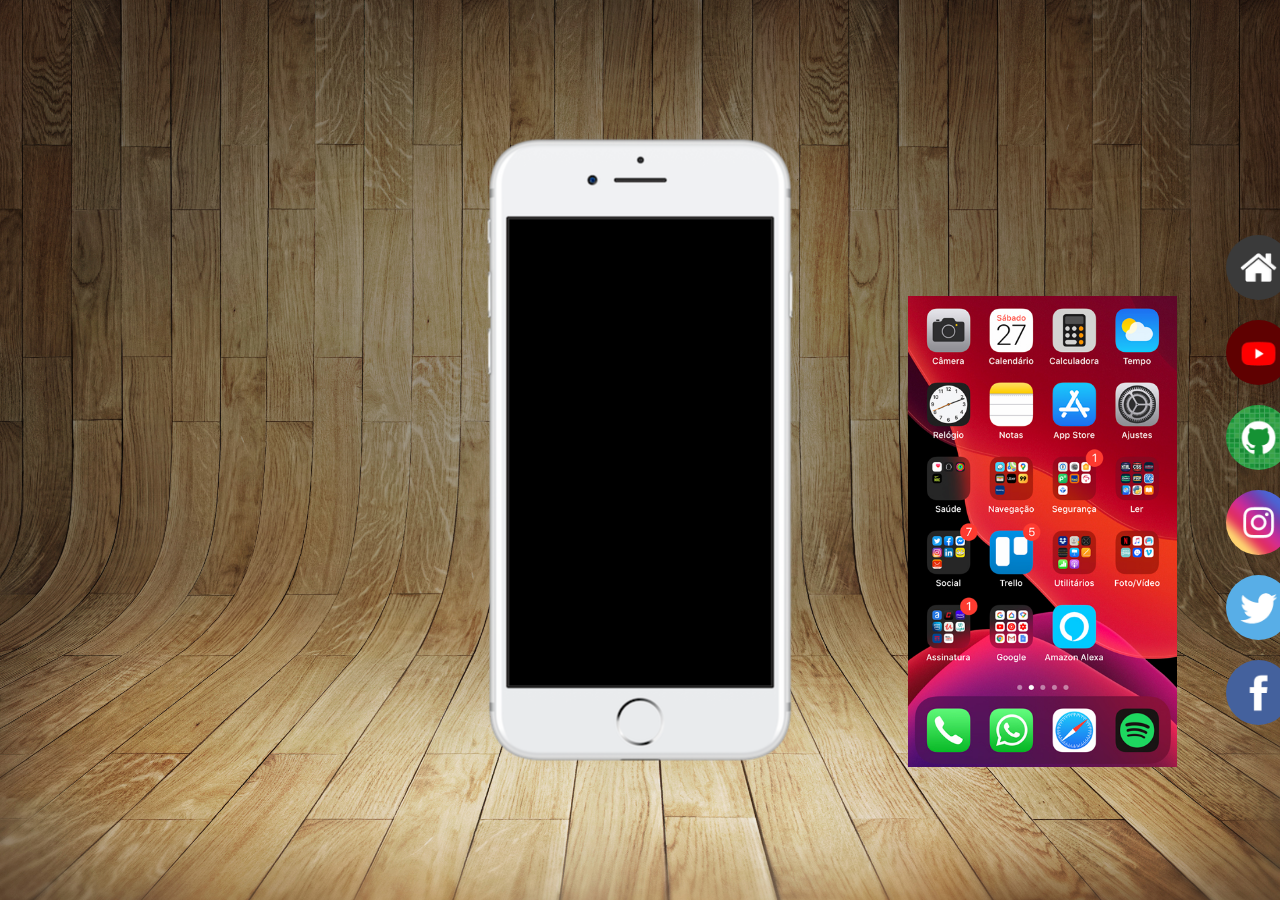
<file: index.html>
<!DOCTYPE html>
<html lang="pt-br">
<head>
    <meta charset="UTF-8">
    <meta name="viewport" content="width=device-width, initial-scale=1.0">
    <title>Projeto Redes Sociais</title>
    <link rel="stylesheet" href="/estilo/style.css">
</head>
<body>
    <main>
        <section id="iphone">

        </section>
        <nav id="redes-sociais"> <!--o nav seria o container (pai? e as imagens o filho? OU o main é o pai e o restante é os filhos que quero centralizar?)-->
            <a href="paginas/home.html" target="frame"><img src="imagens/logo-home.jpg"alt="home"></a>
            <a href="paginas/youtube.html" target="frame"><img src="imagens/logo-youtube.jpg" alt="youtube"></a>
            <a href="paginas/github.html" target="frame"><img src="imagens/logo-github.jpg" alt="github"></a>
            <a href="paginas/instagram.html" target="frame"><img src="imagens/logo-instagram.jpg" alt="instagram"></a>
            <a href="paginas/twitter.html" target="frame"><img src="imagens/logo-twitter.jpg"  alt="twitter" ></a>


            <a href="paginas/facebook.html" target="frame"><img src="imagens/logo-facebook.jpg" alt="logo-facebook"></a>
        </nav>
    <iframe id="tela" src="paginas/home.html"
    name="frame" frameborder="0"></iframe>
    </main>
</html>
</file>
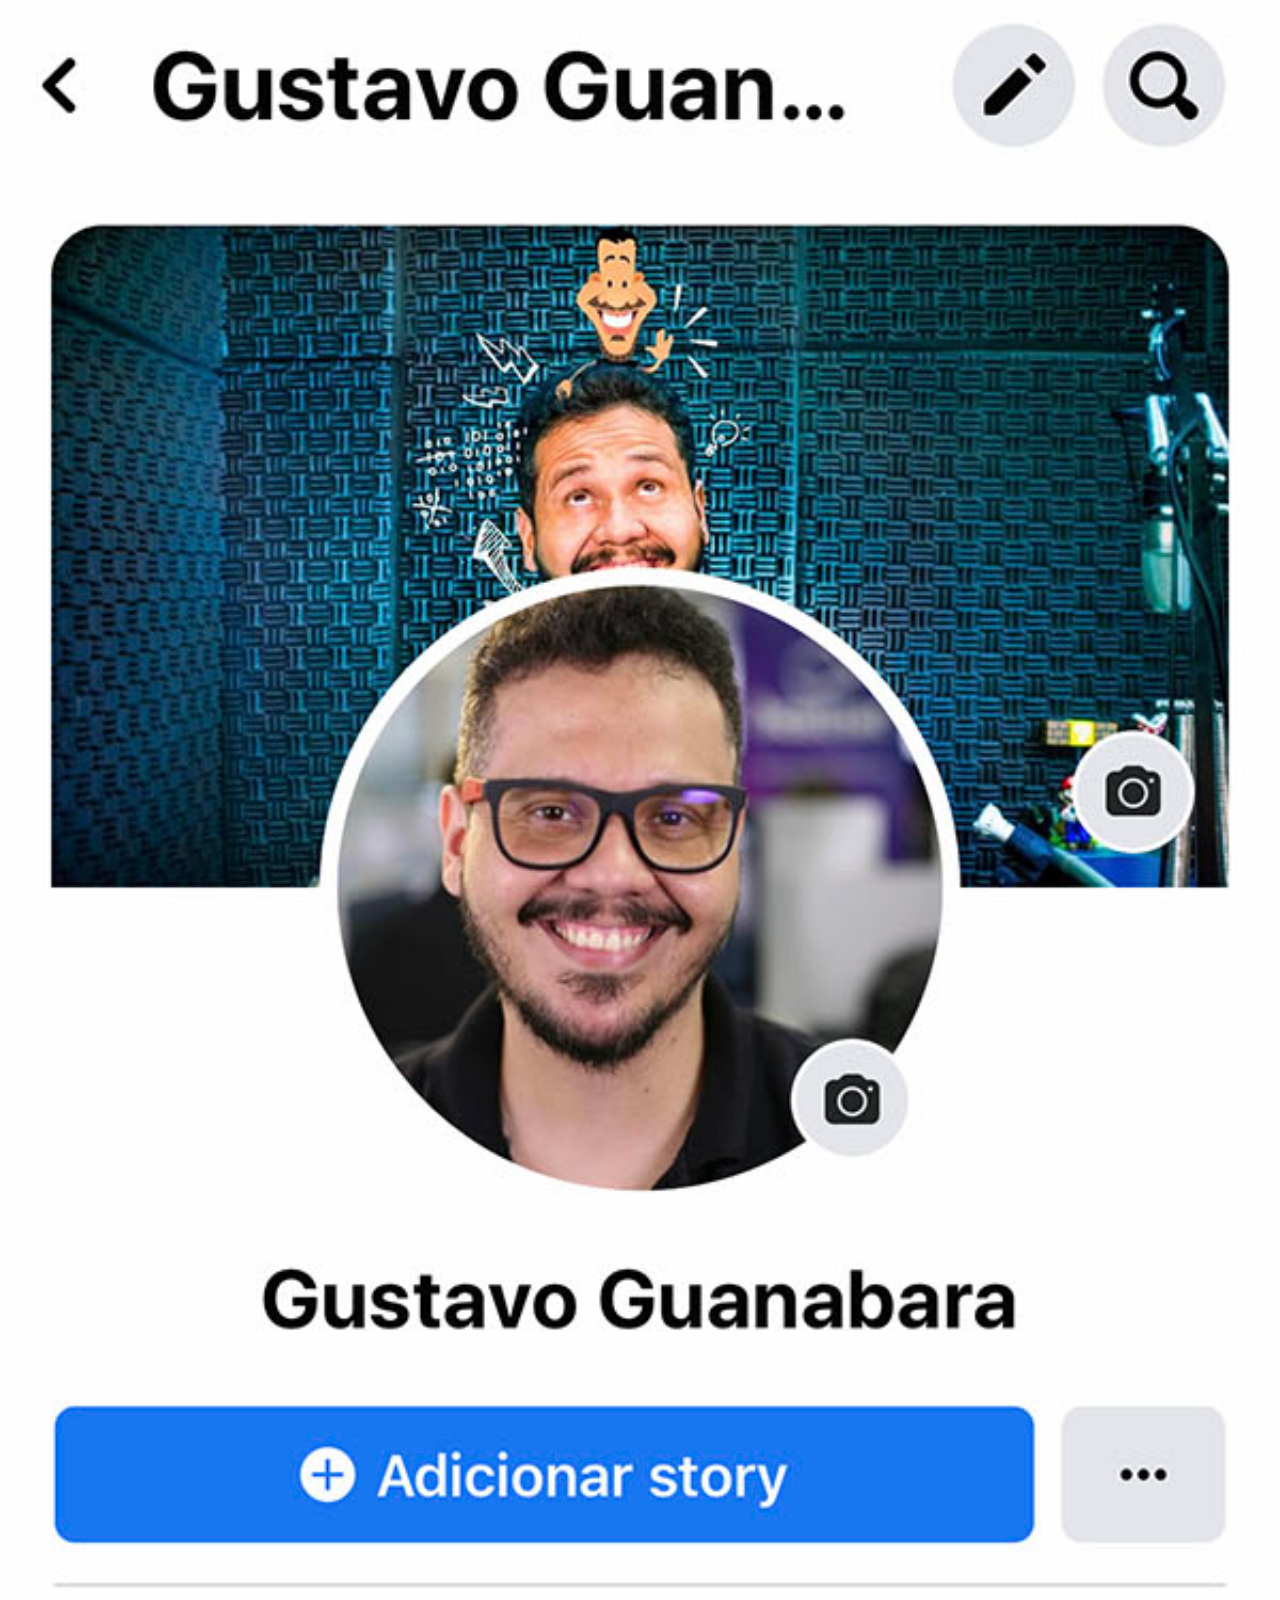
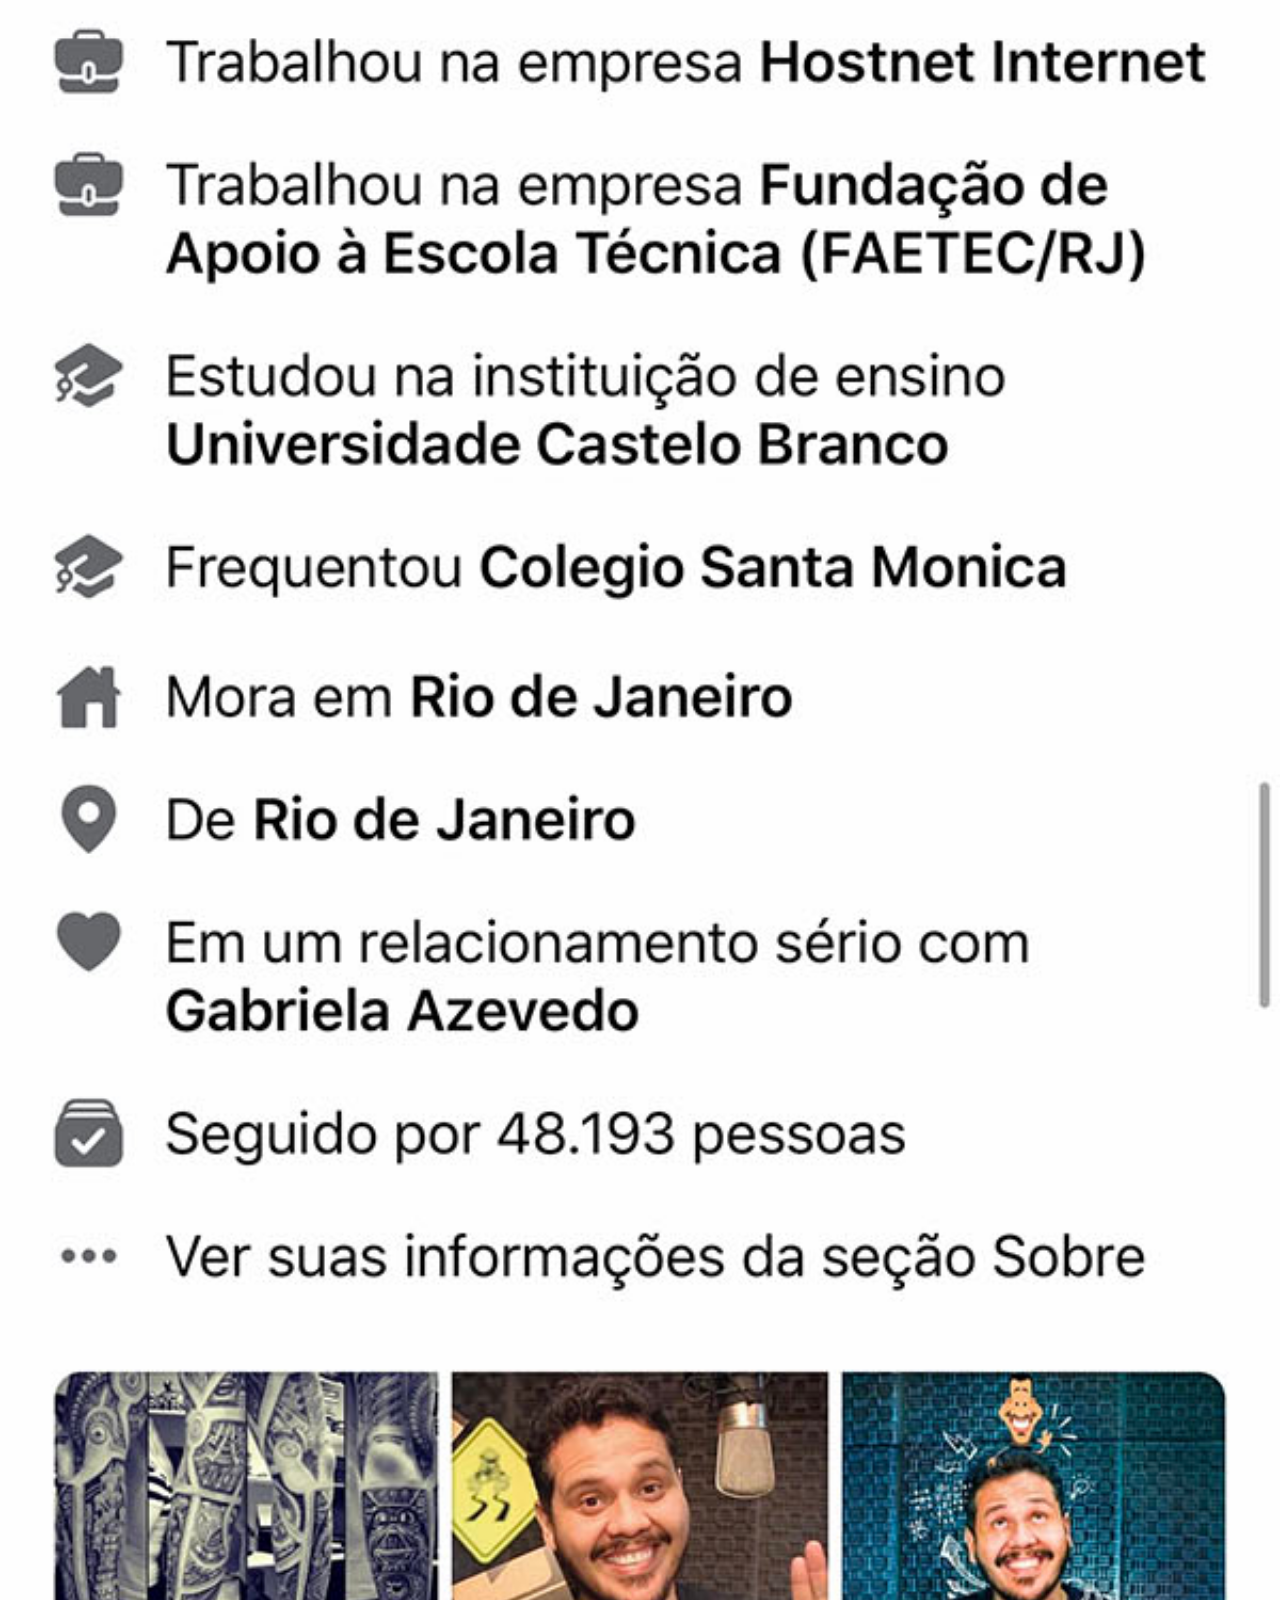
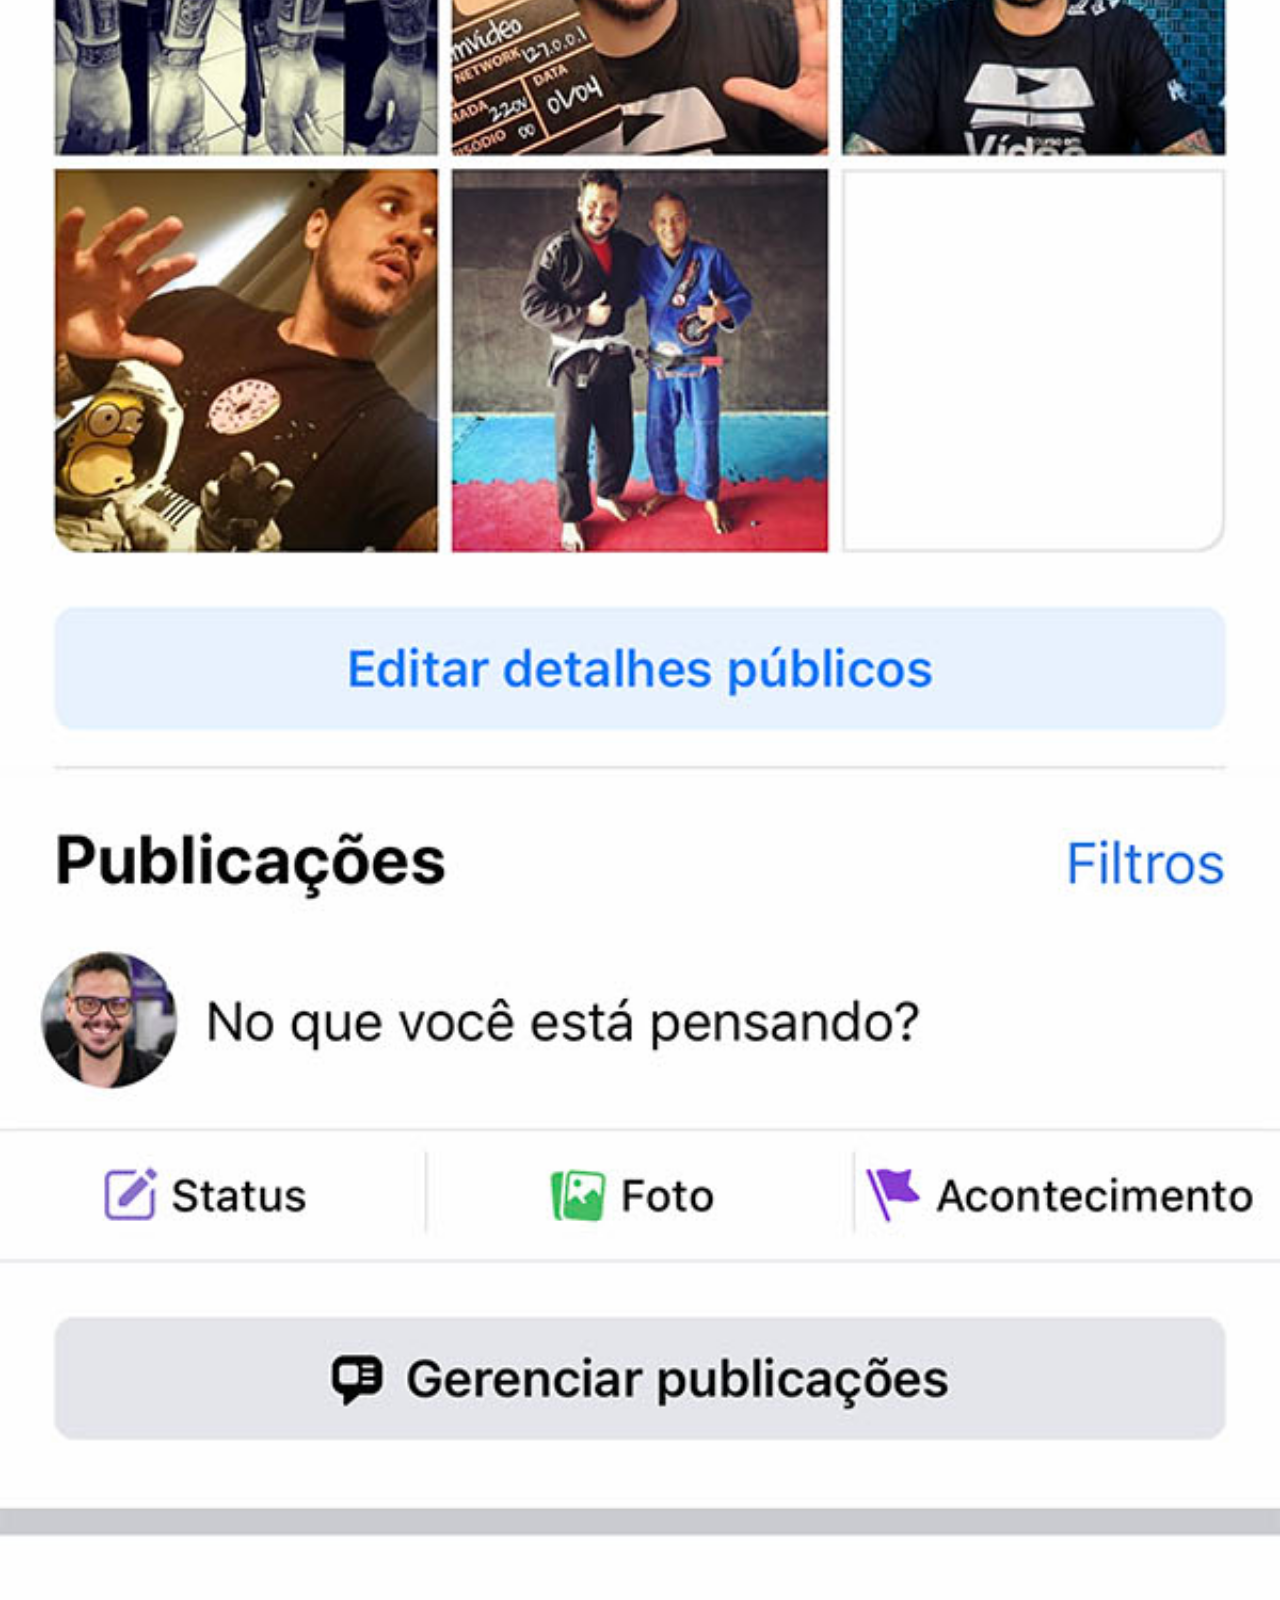
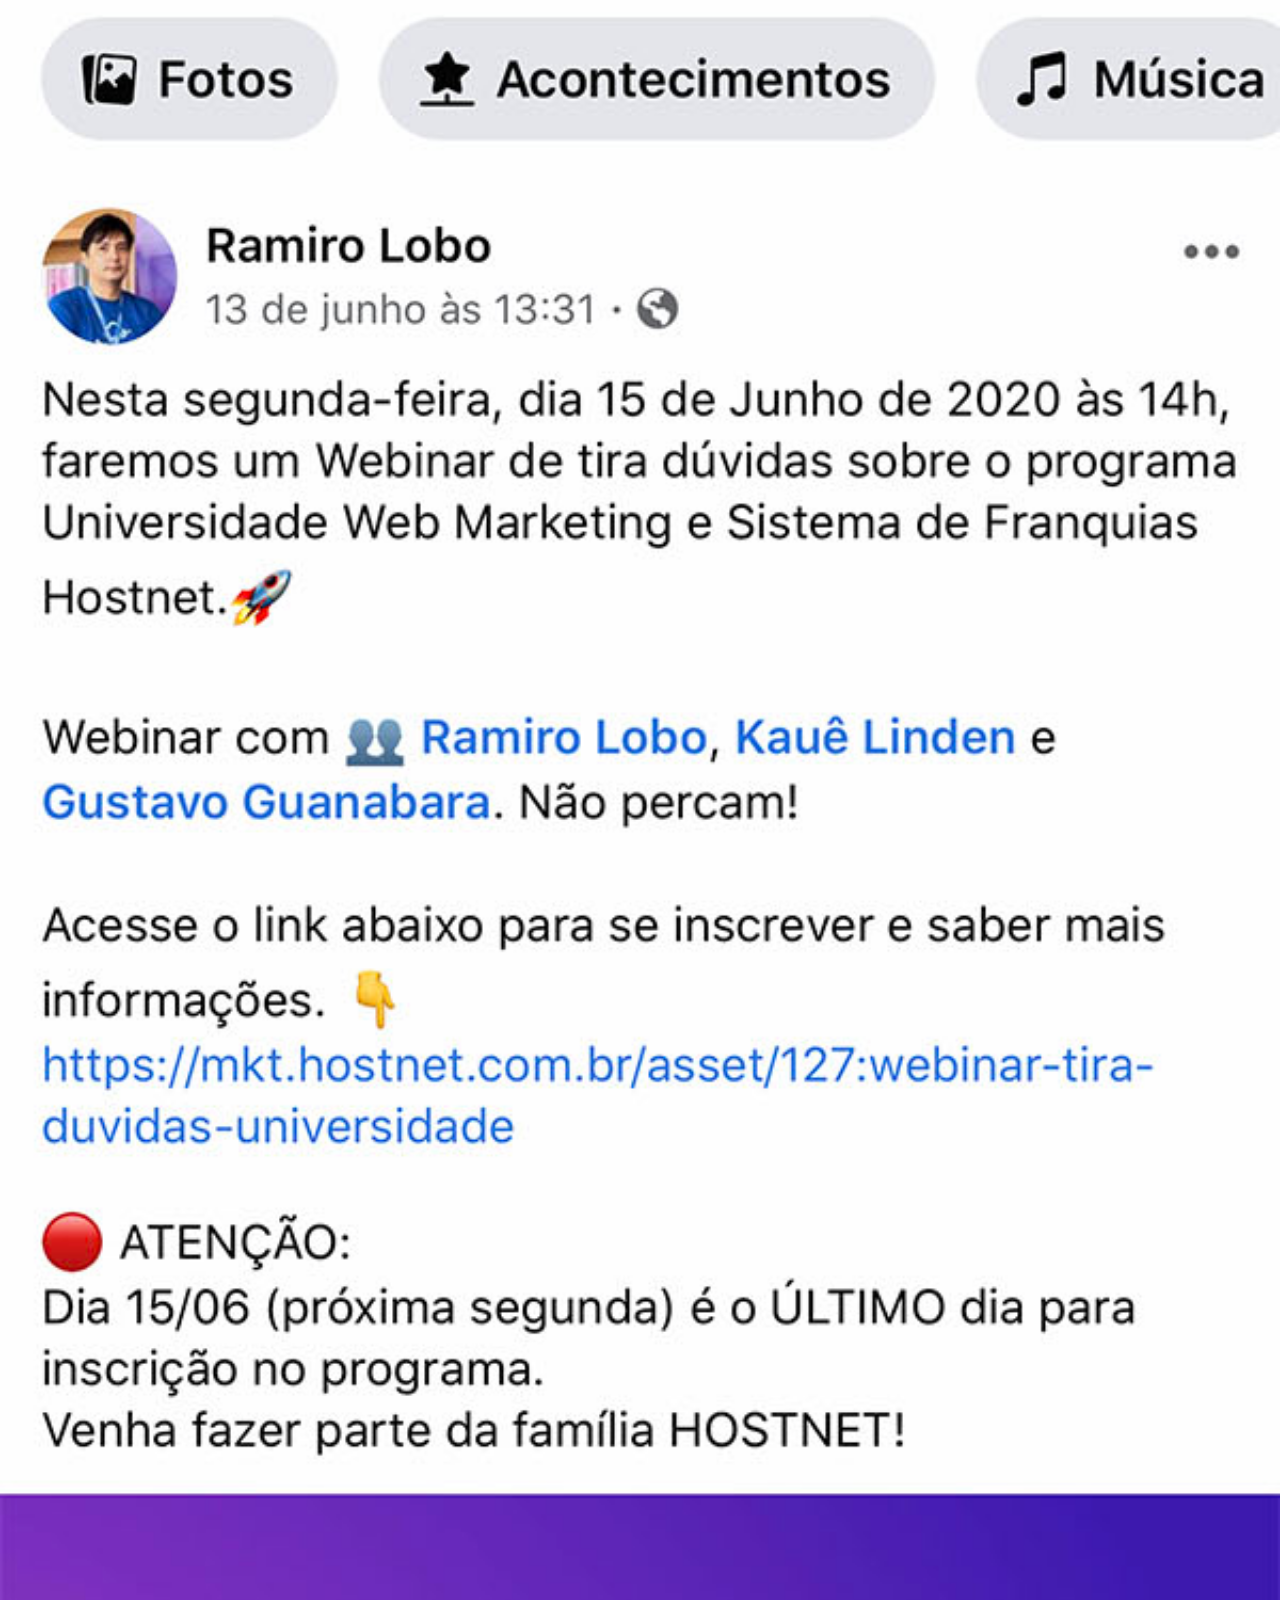
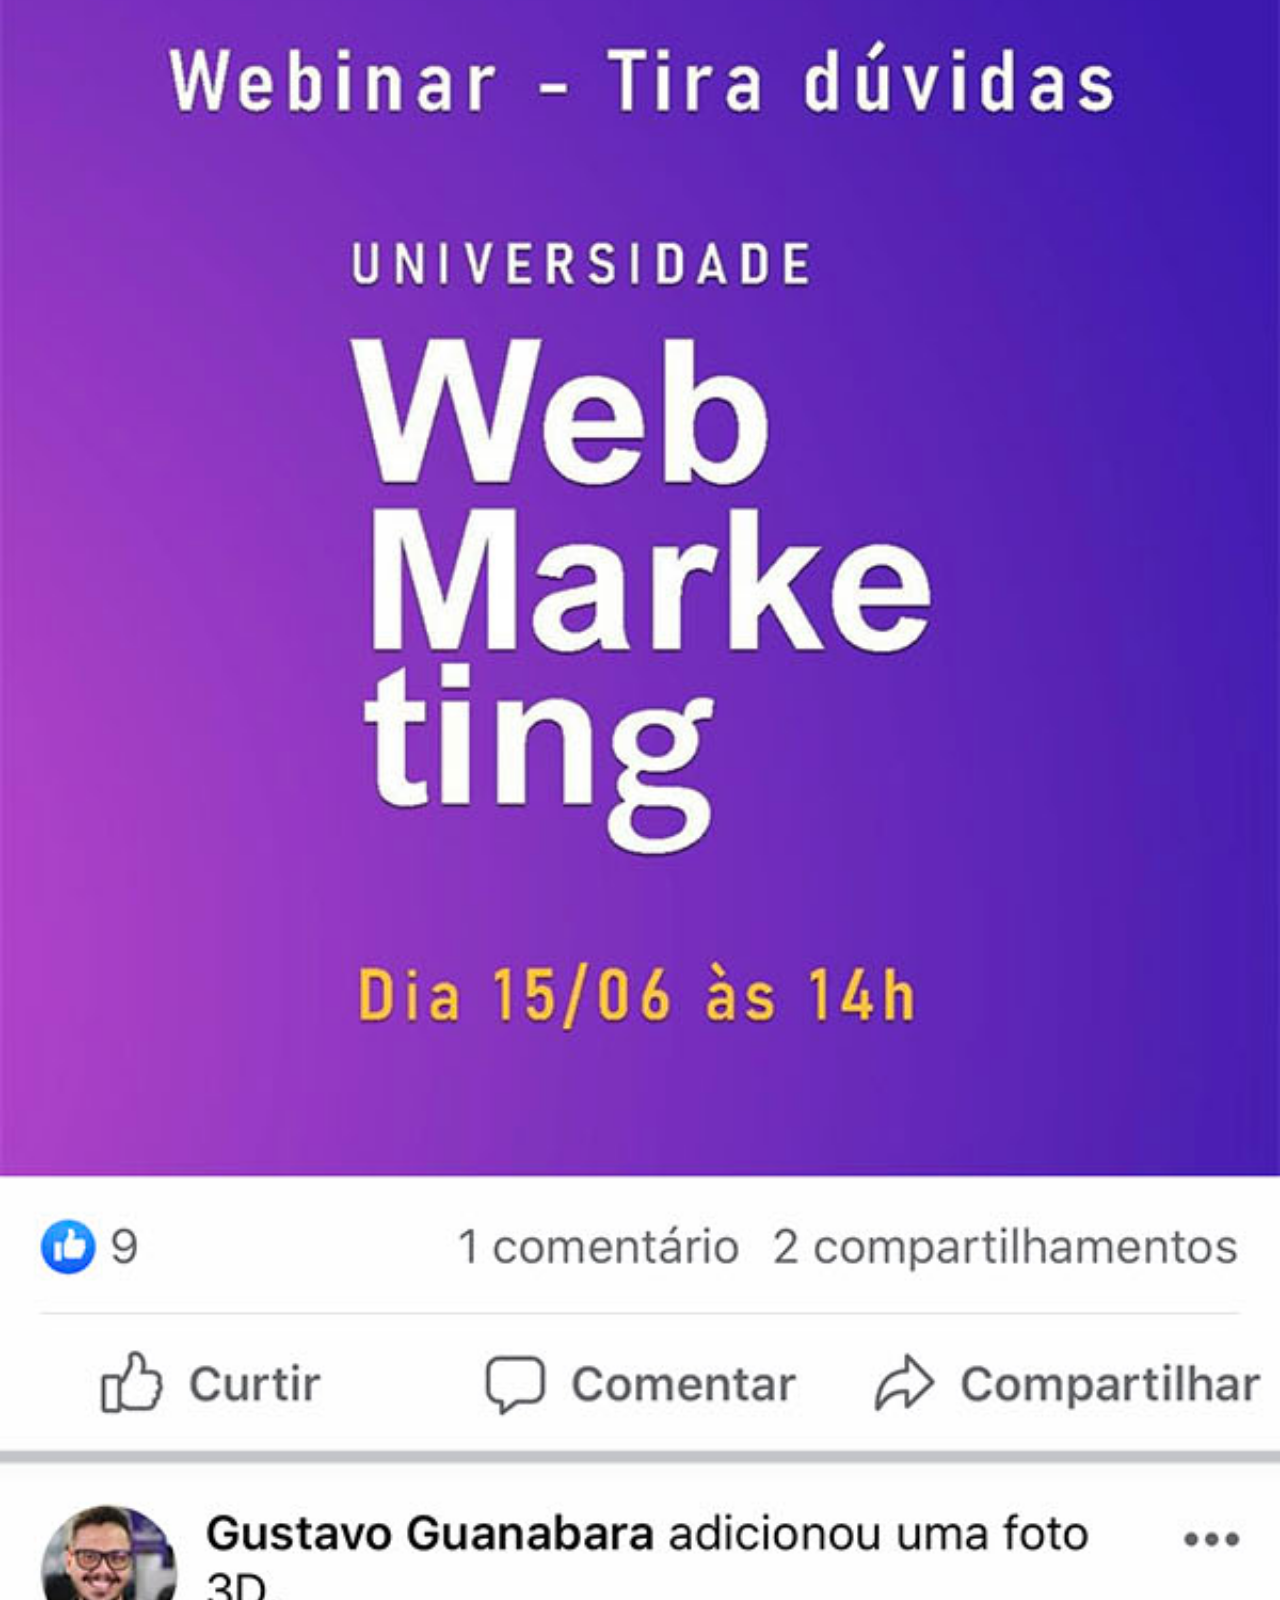
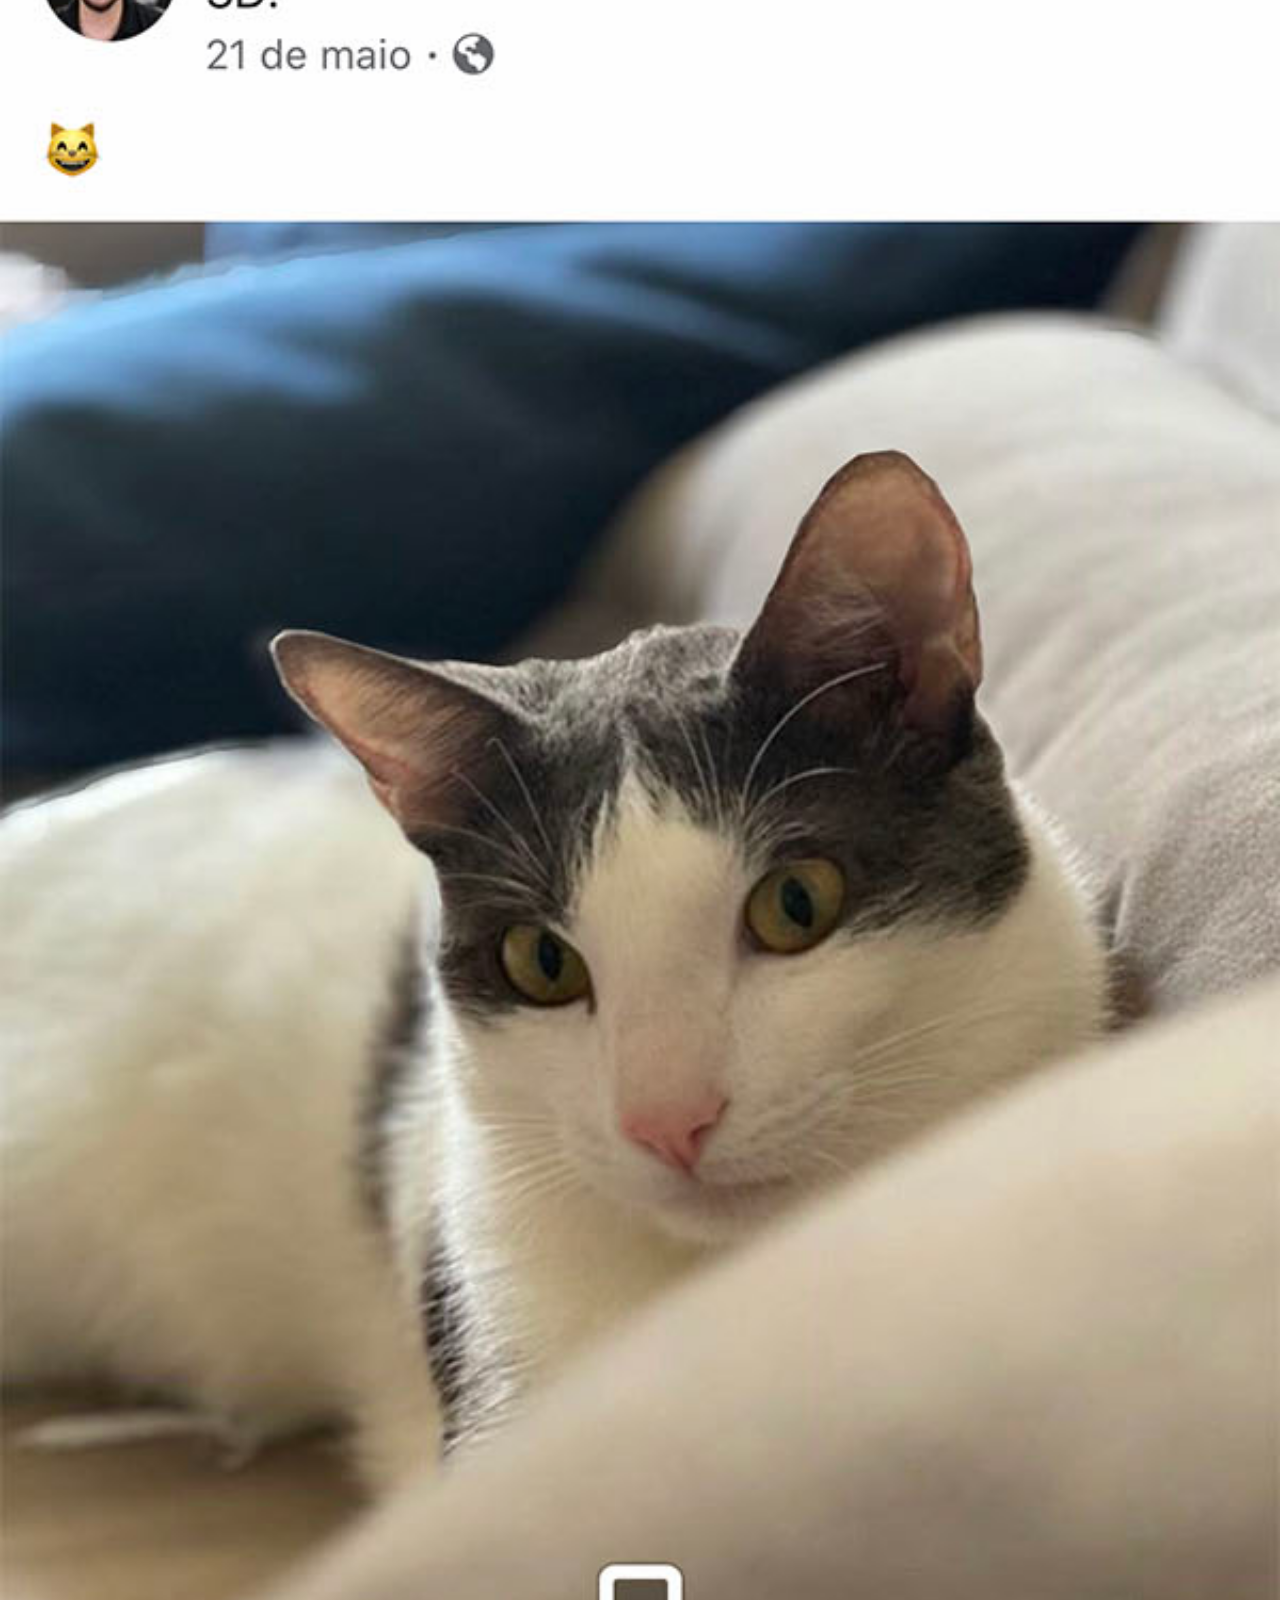
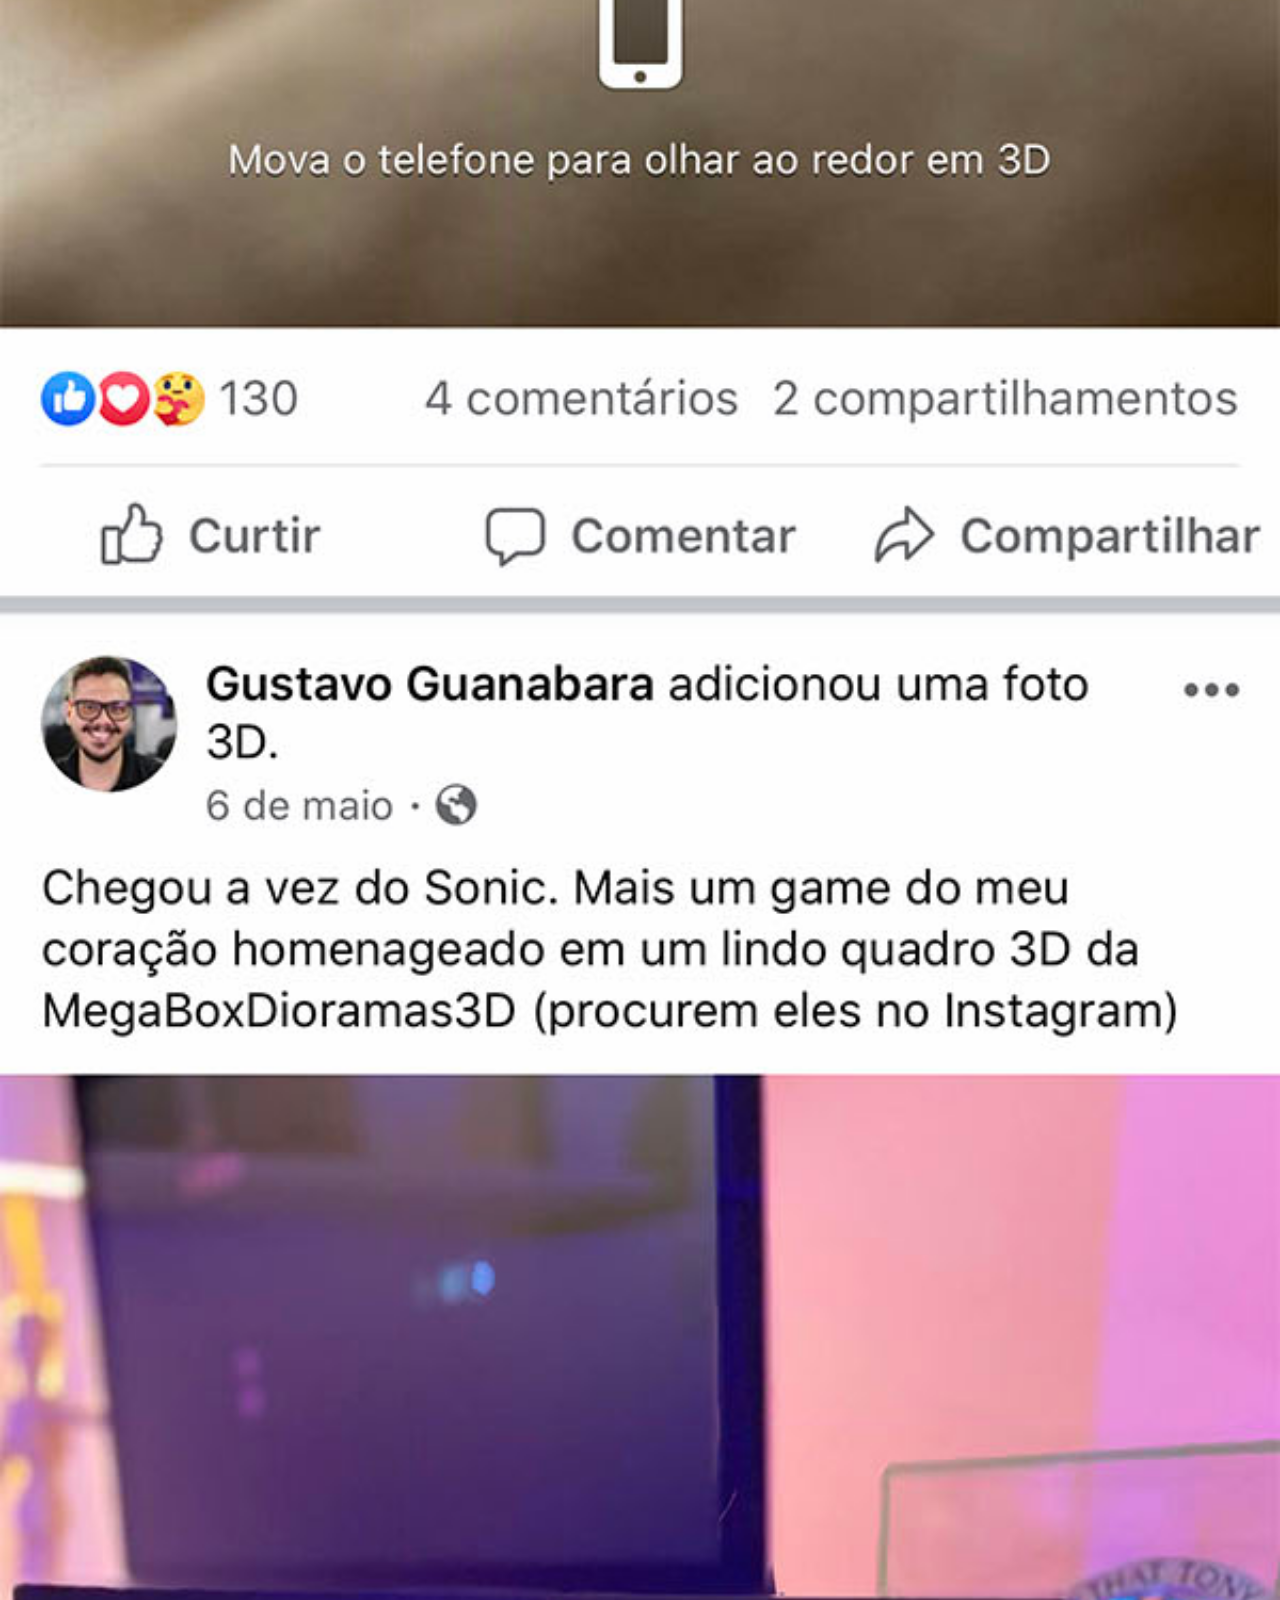
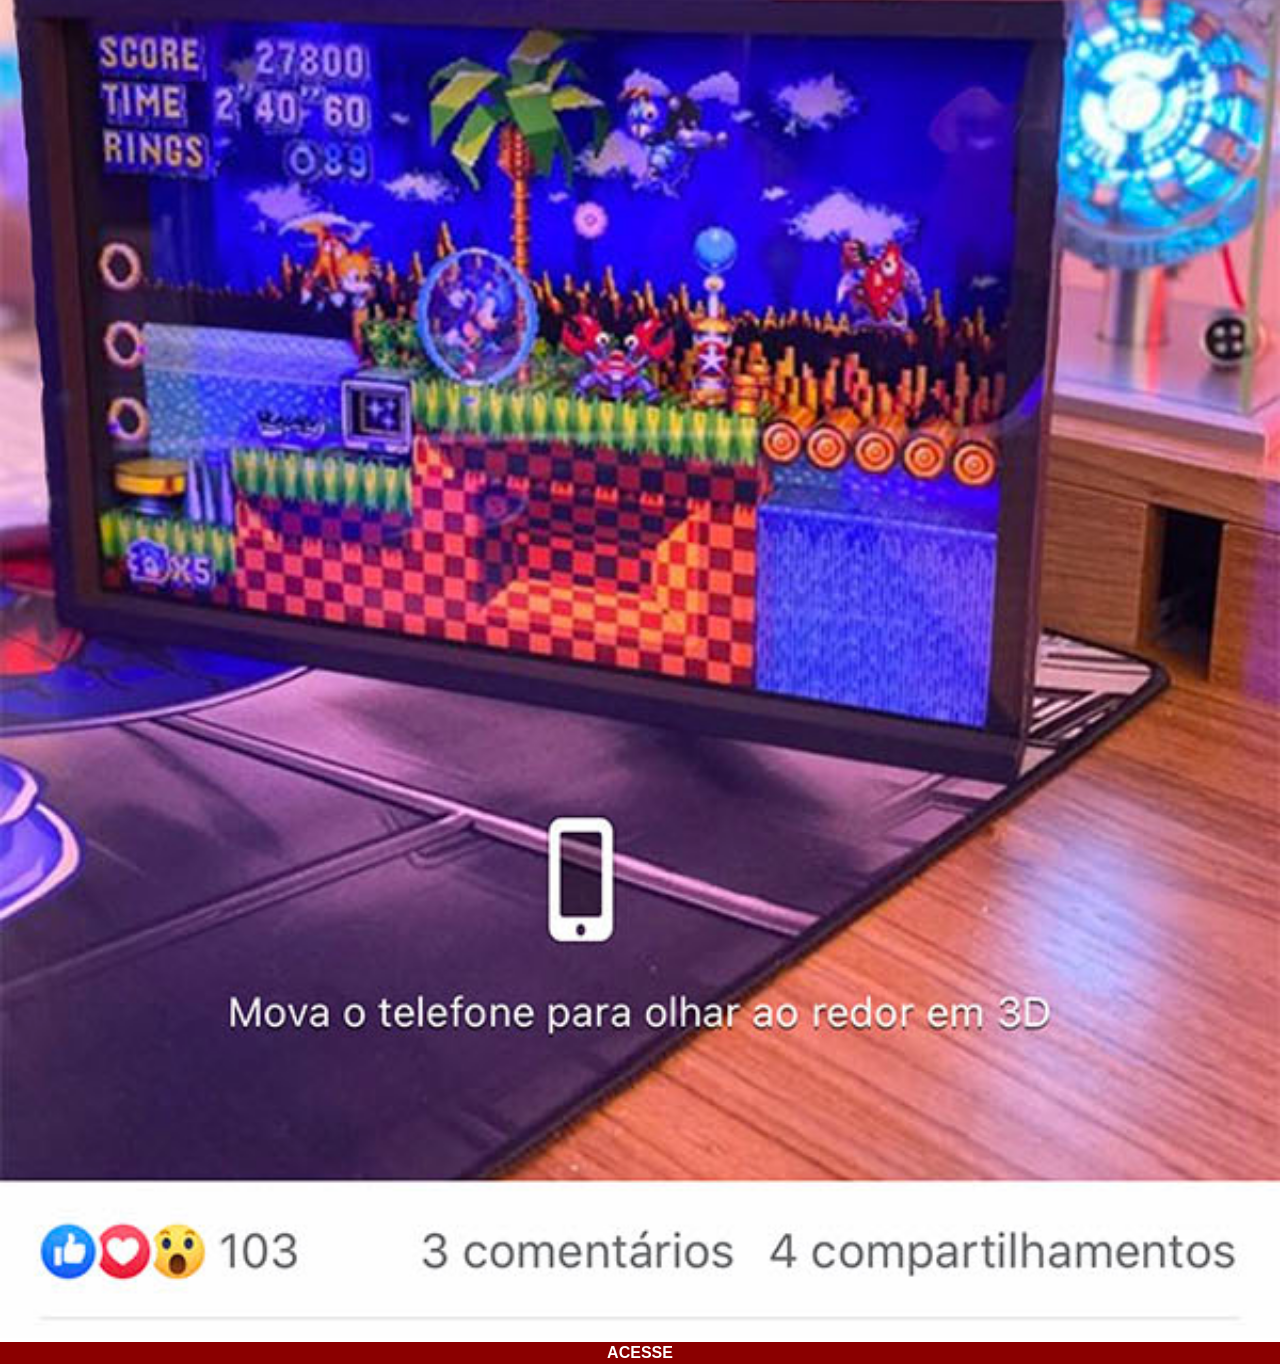
<file: paginas/facebook.html>
<!DOCTYPE html>
<html lang="pt-br">
<head>
    <meta charset="UTF-8">
    <meta name="viewport" content="width=device-width, initial-scale=1.0">
    <title>Facebook</title>
    <link rel="stylesheet" href="estilo/páginas.css">
</head>
<body>
    <img src="/imagens/tela-facebook.jpg" alt="YouTube">
    <a href="https://www.facebook.com/gustavoguanabara"
       target="_blank">ACESSE</a>
</body>
</html>
</file>
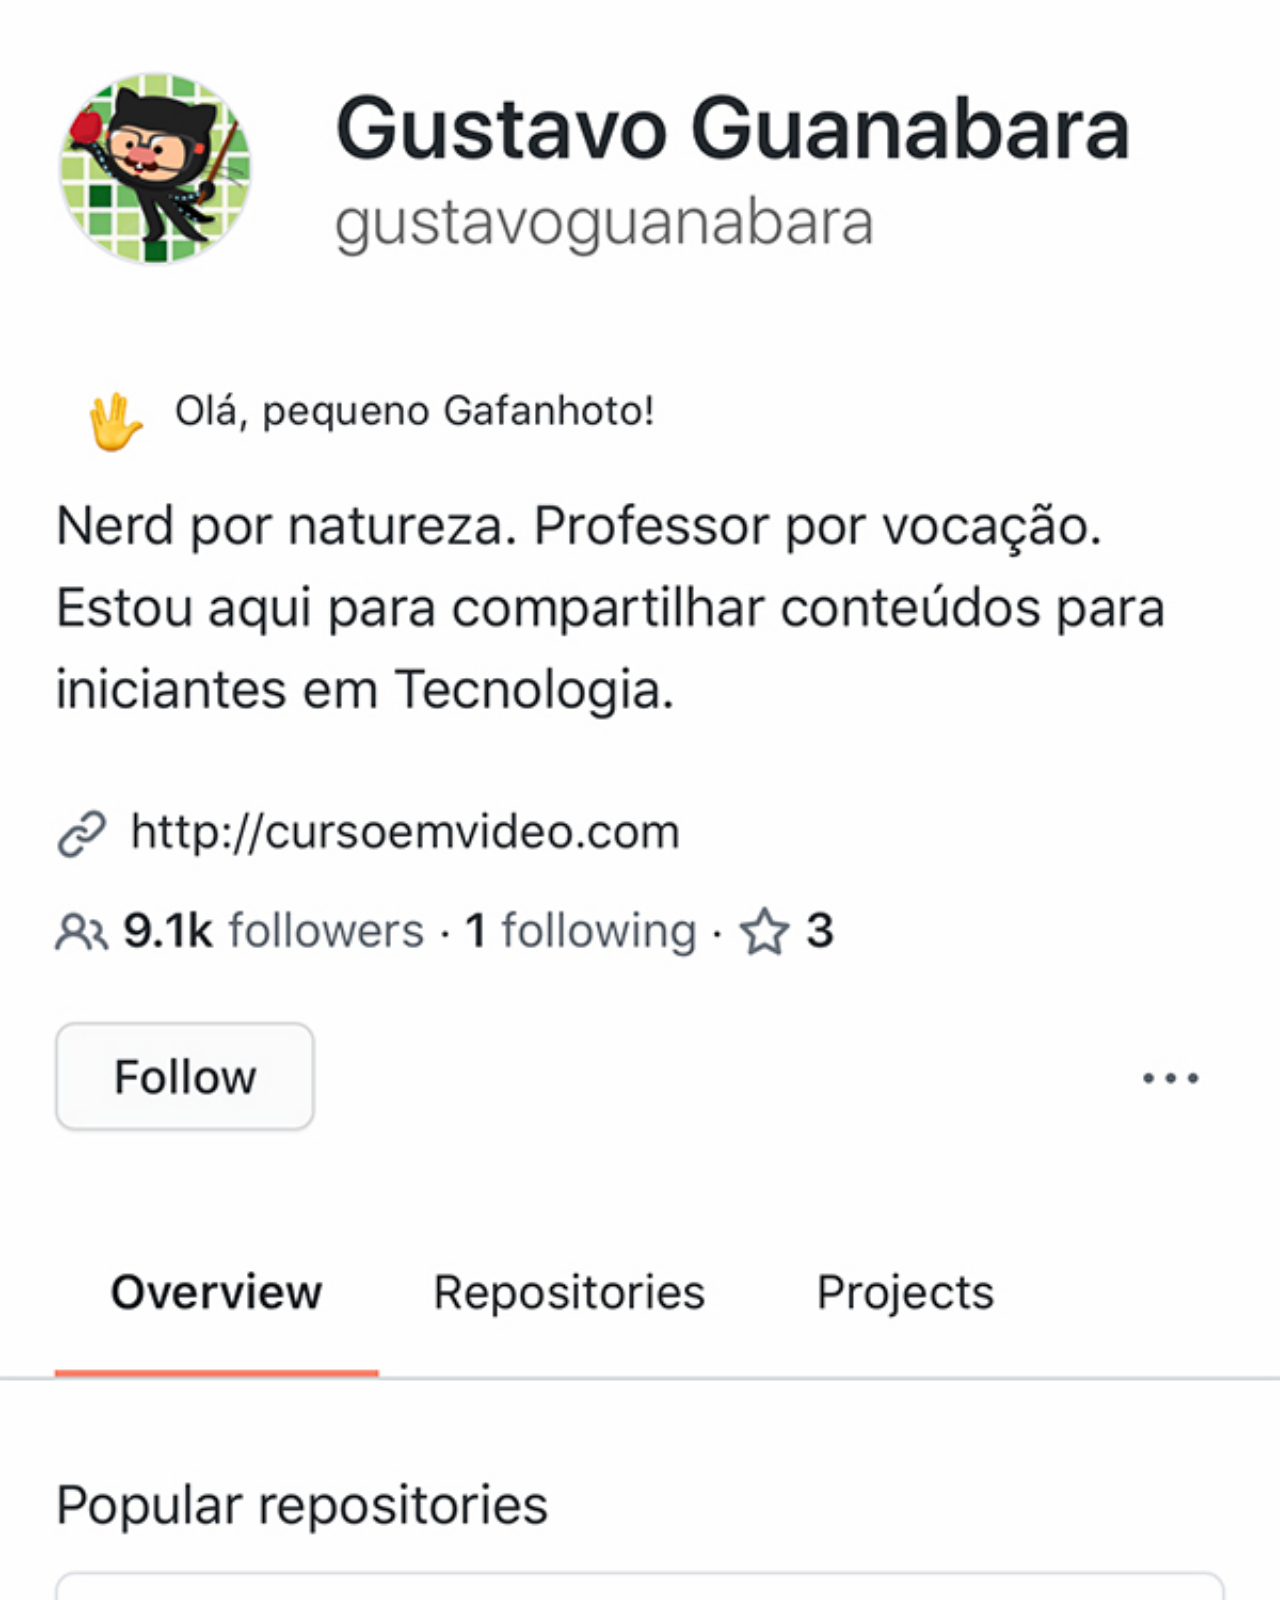
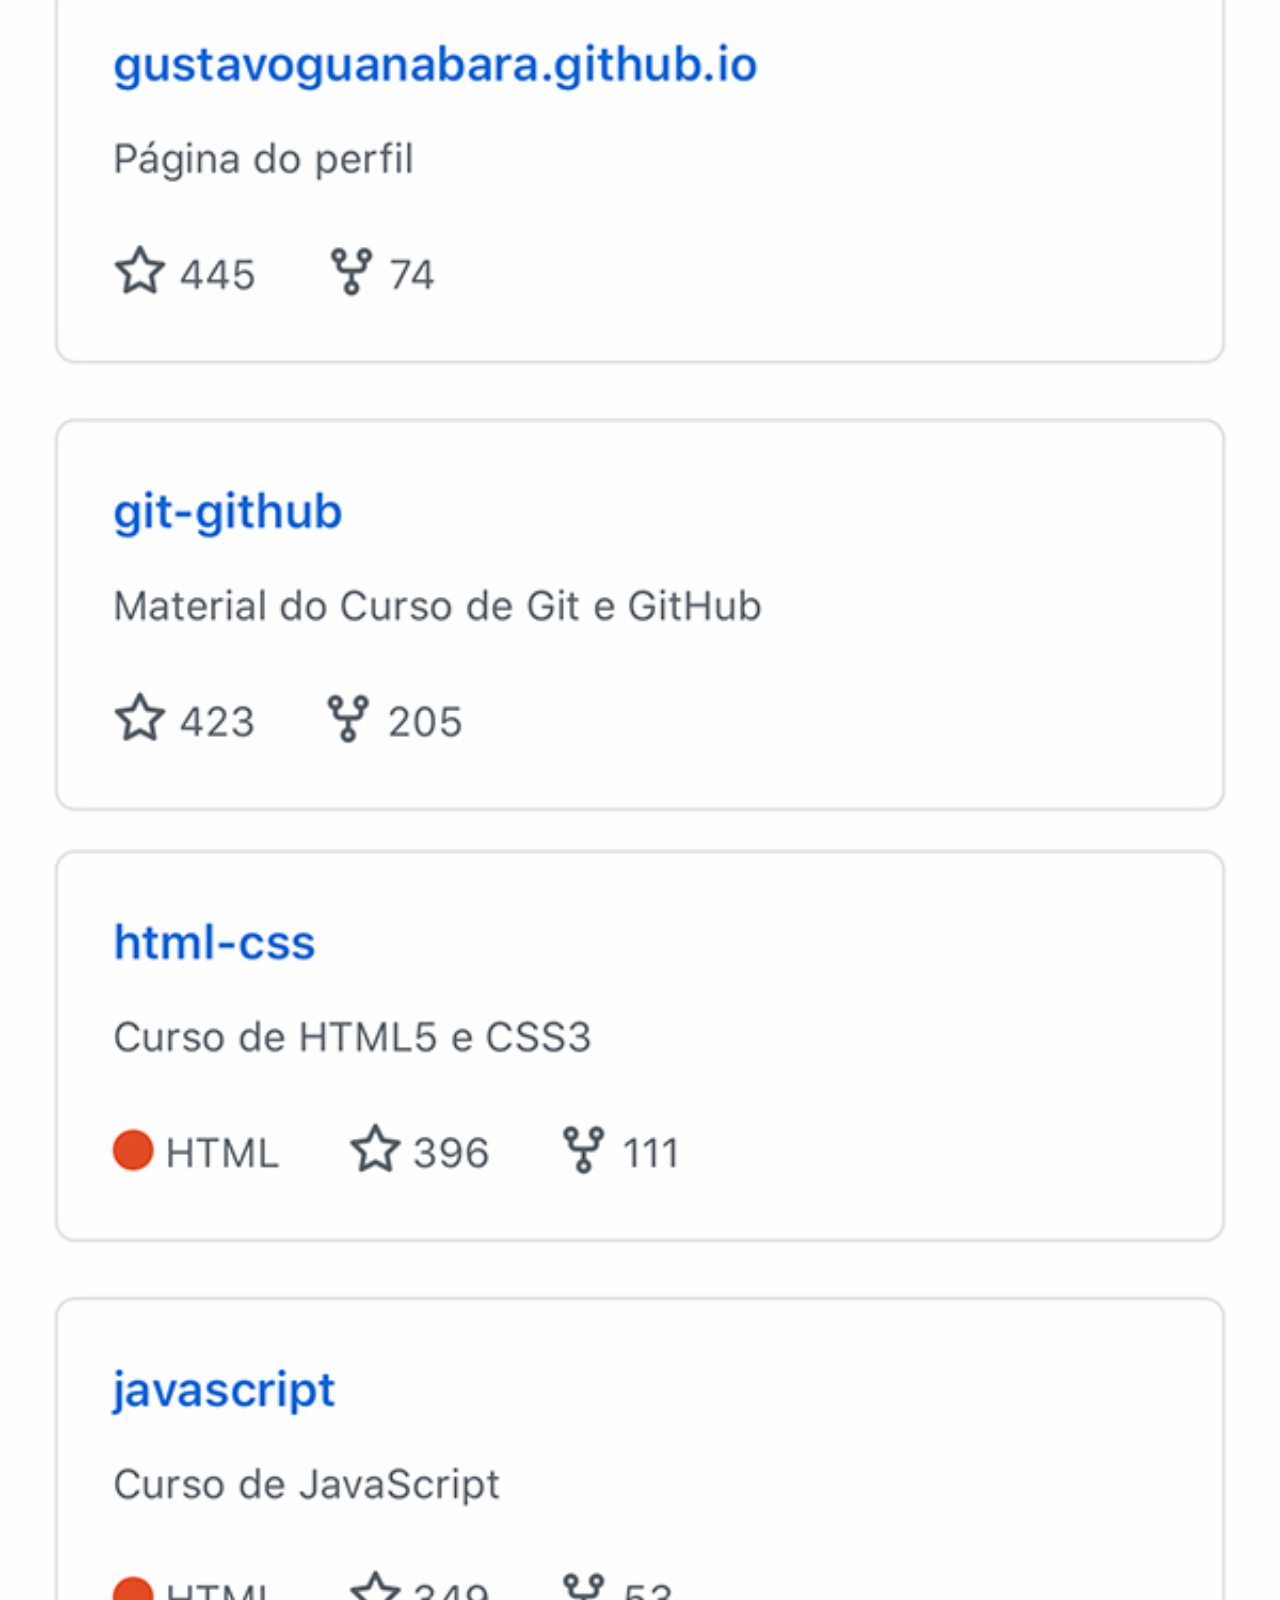
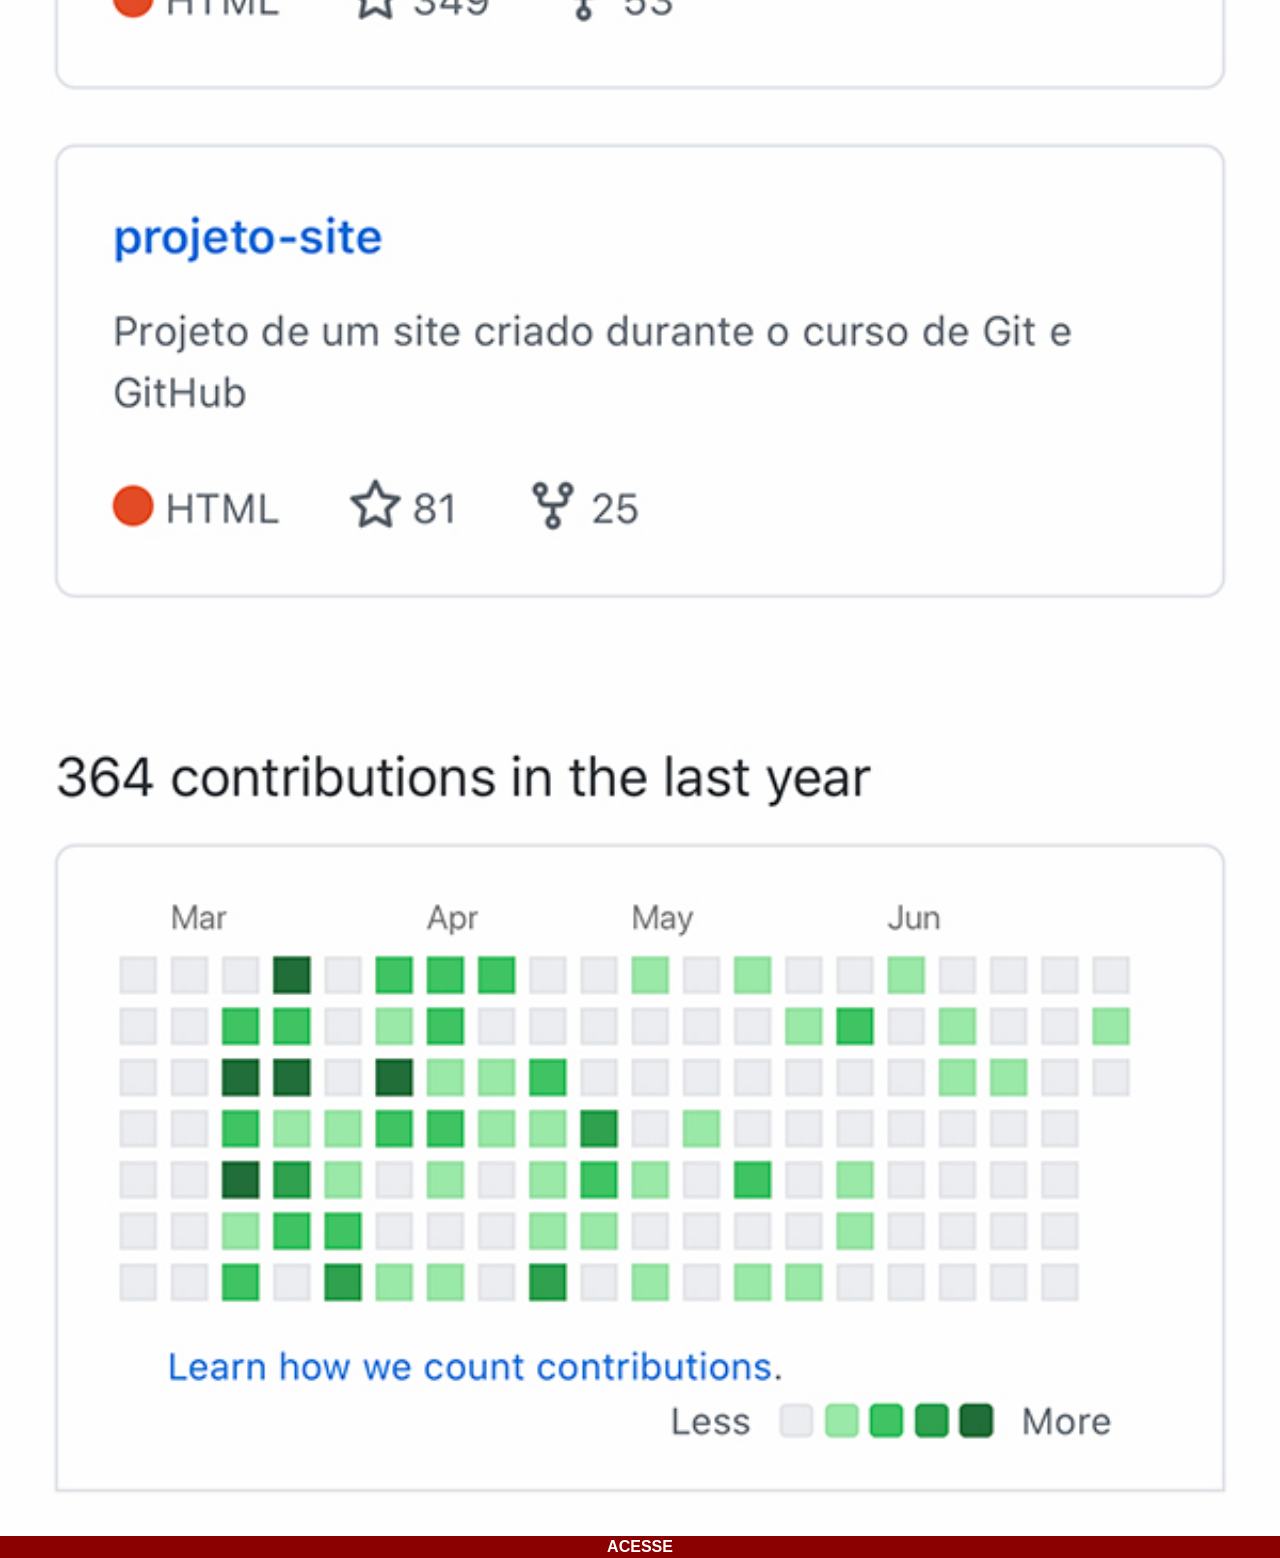
<file: paginas/github.html>
<!DOCTYPE html>
<html lang="pt-br">
<head>
    <meta charset="UTF-8">
    <meta name="viewport" content="width=device-width, initial-scale=1.0">
    <title>Facebook</title>
    <link rel="stylesheet" href="estilo/páginas.css">
</head>
<body>
    <img src="/imagens/tela-github.jpg" alt="YouTube">
    <a href="https://www.youtube.com/user/cursosemvideo/playlists"
       target="_blank">ACESSE</a>
</body>
</html>
</file>
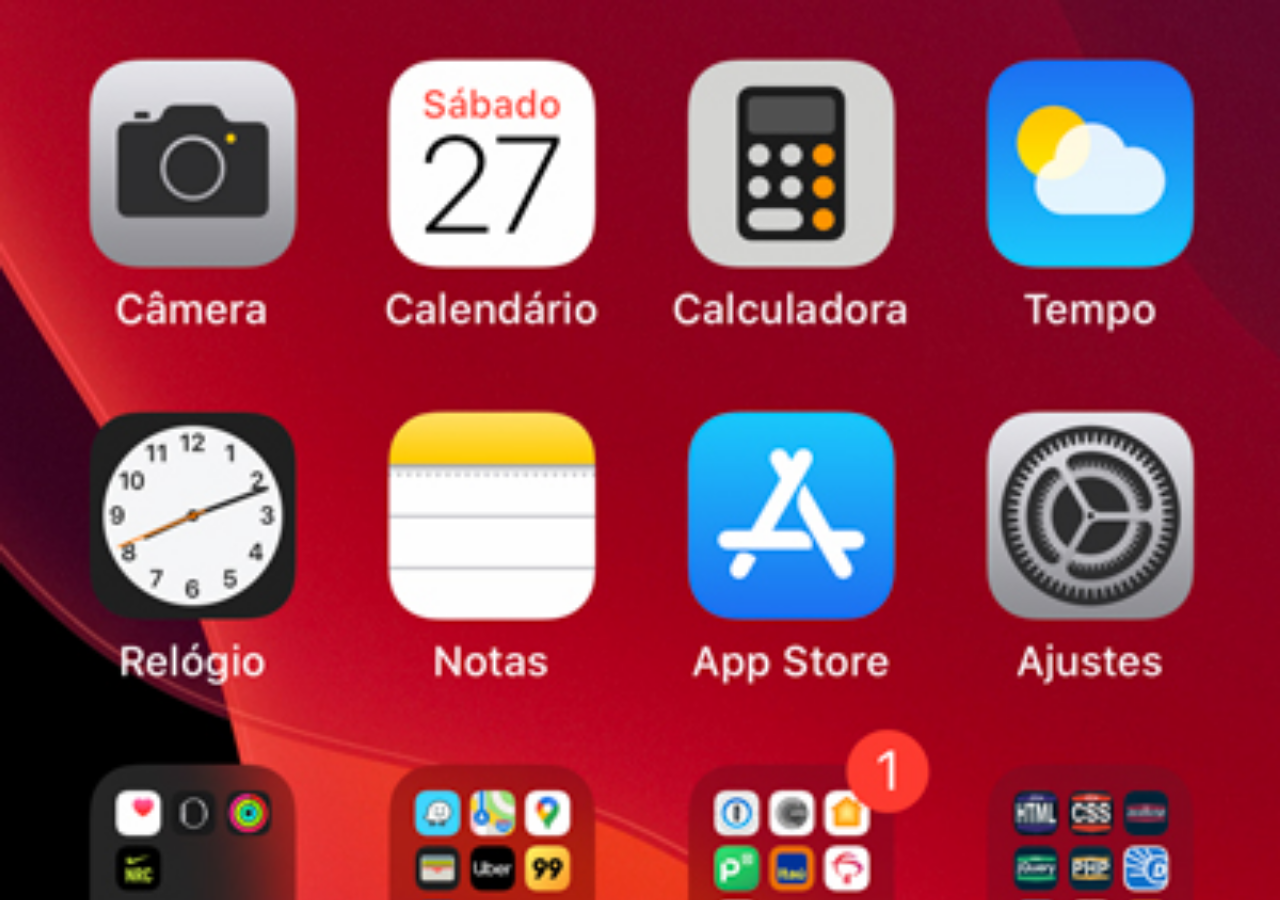
<file: paginas/home.html>
<!DOCTYPE html>
<html lang="pt-br">
<head>
    <meta charset="UTF-8">
    <meta name="viewport" content="width=device-width, initial-scale=1.0">
    <title>home</title>
<style>

* {
    margin: 0;
    padding: 0;
}

body {
    width: 100vw;
    height: 100vh;
    background: black url(/imagens/tela-home.jpg) no-repeat
    top center;
    background-size: cover;
}

</style>
</head>
<body>
</body>
</html>
</file>
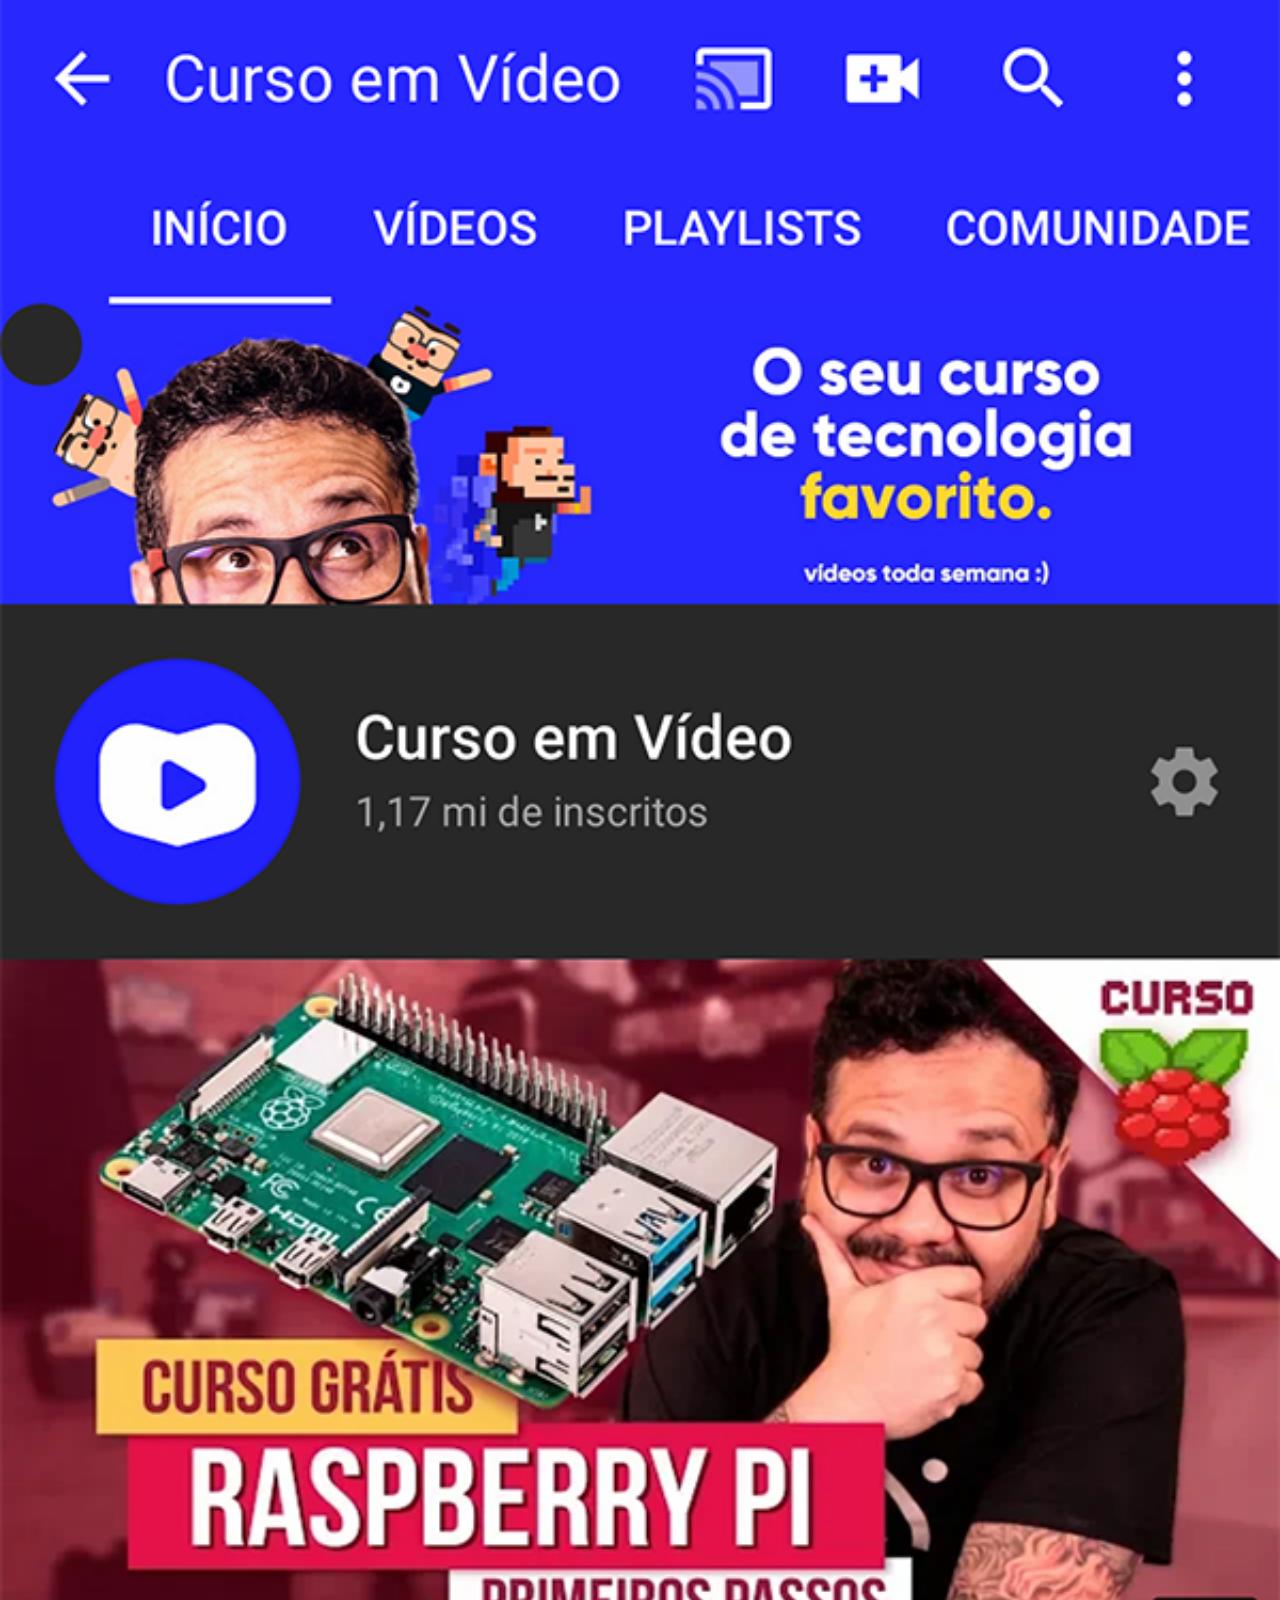
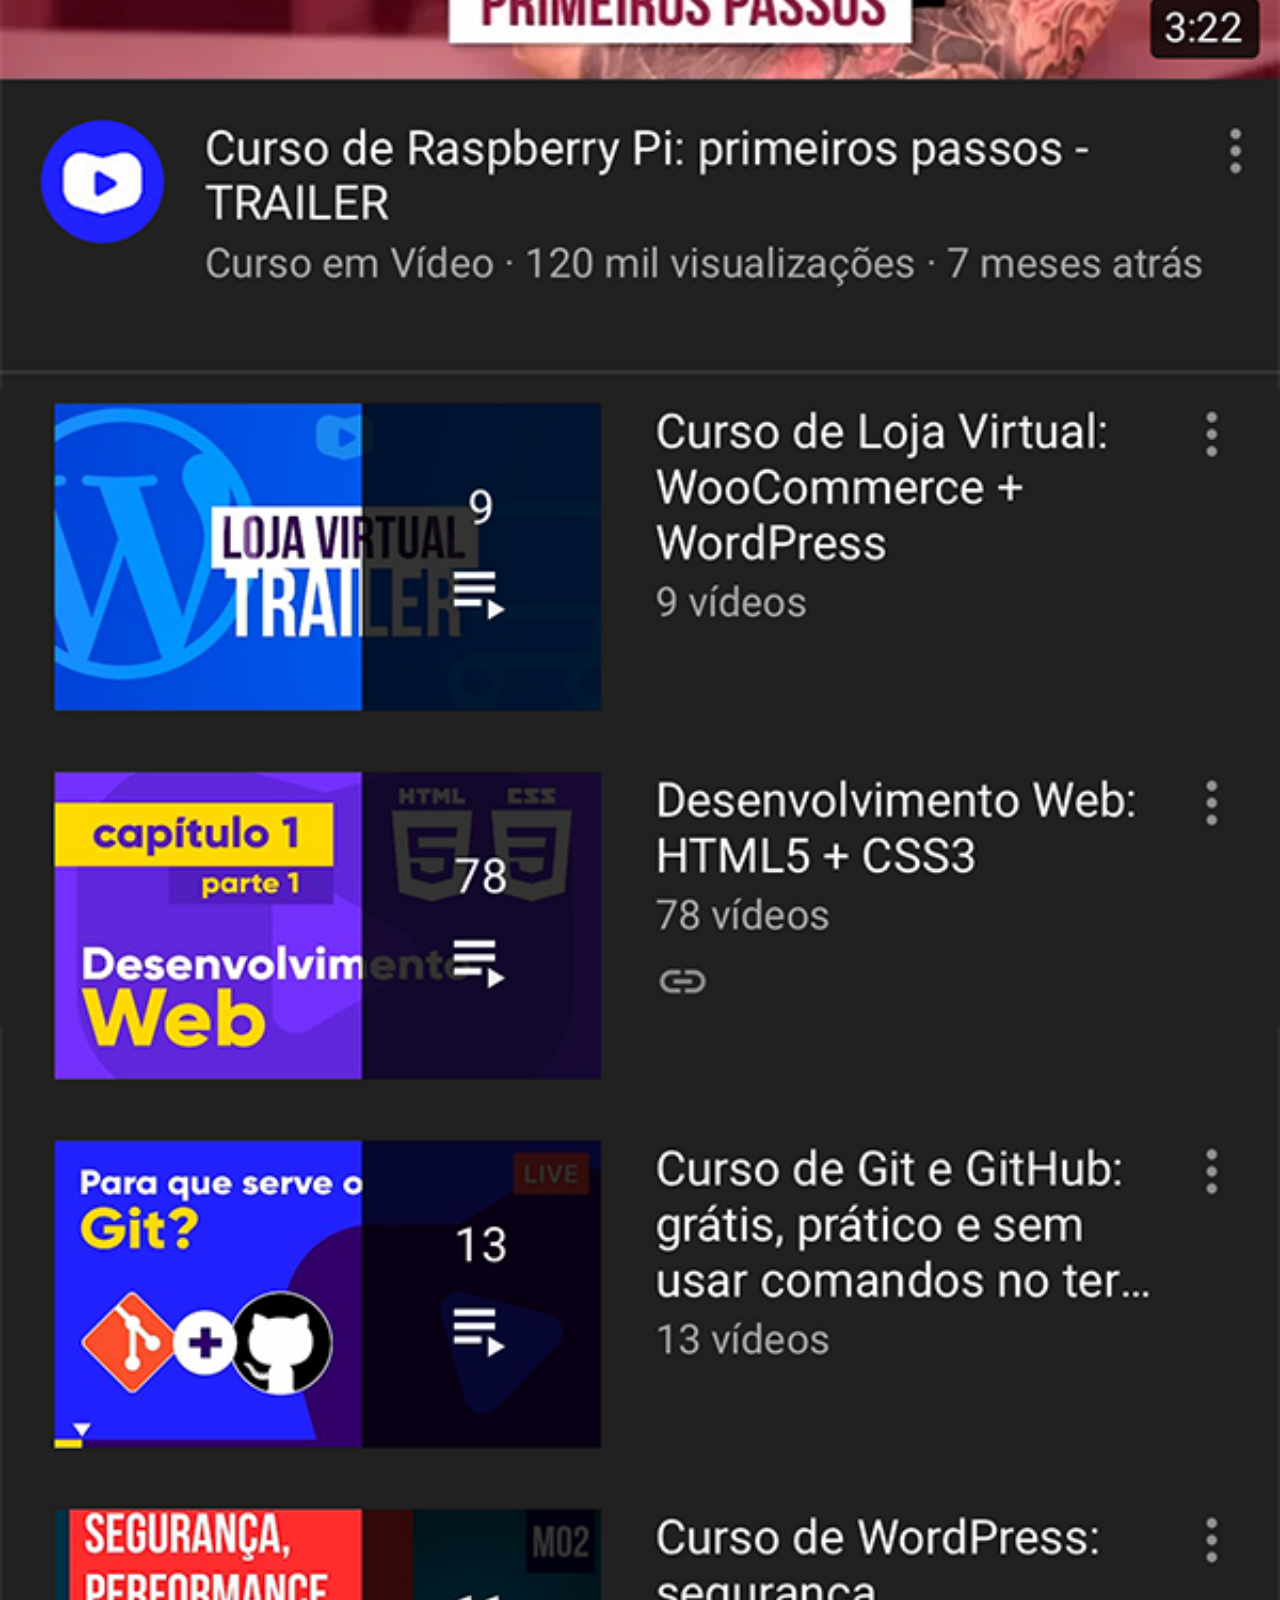
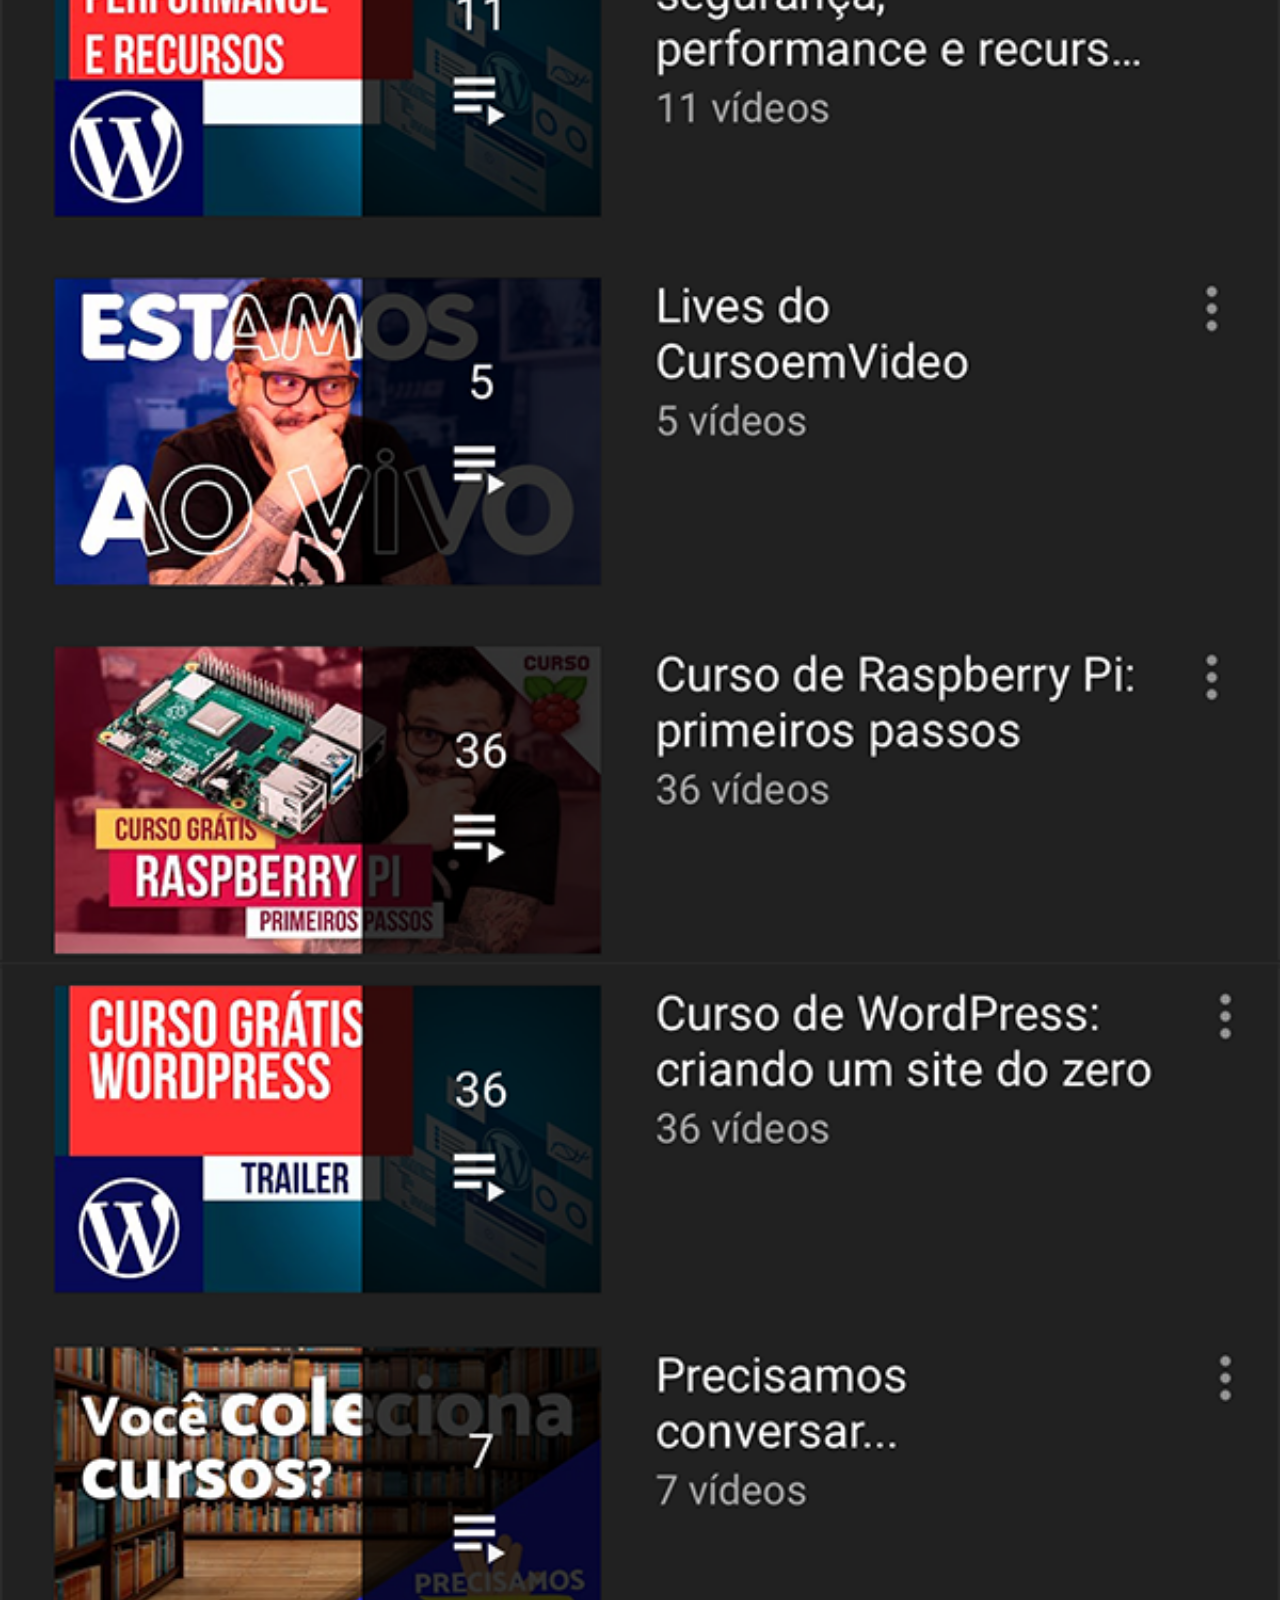
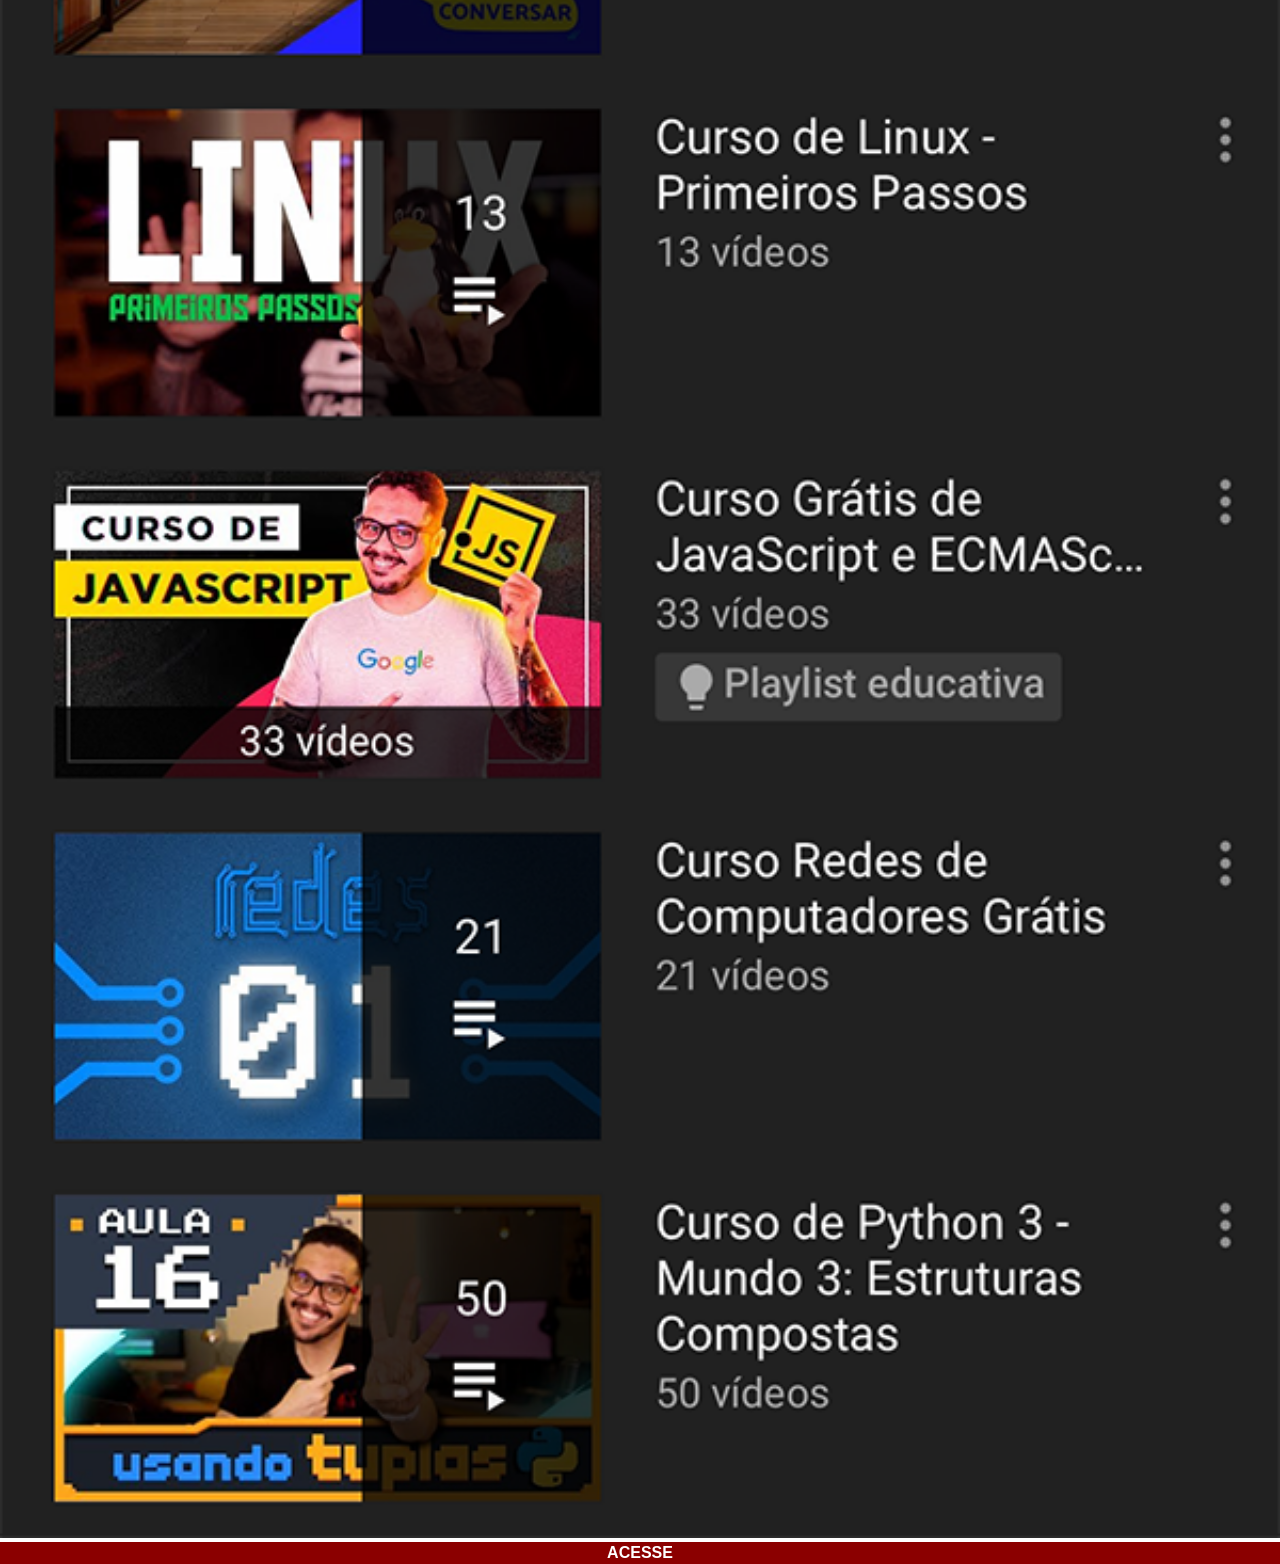
<file: paginas/instagram.html>
<!DOCTYPE html>
<html lang="pt-br">
<head>
    <meta charset="UTF-8">
    <meta name="viewport" content="width=device-width, initial-scale=1.0">
    <title>Facebook</title>
    <link rel="stylesheet" href="estilo/páginas.css">
</head>
<body>
    <img src="/imagens/tela-youtube.png" alt="YouTube">
    <a href="https://www.youtube.com/user/cursosemvideo/playlists"
       target="_blank">ACESSE</a>
</body>
</html>
</file>
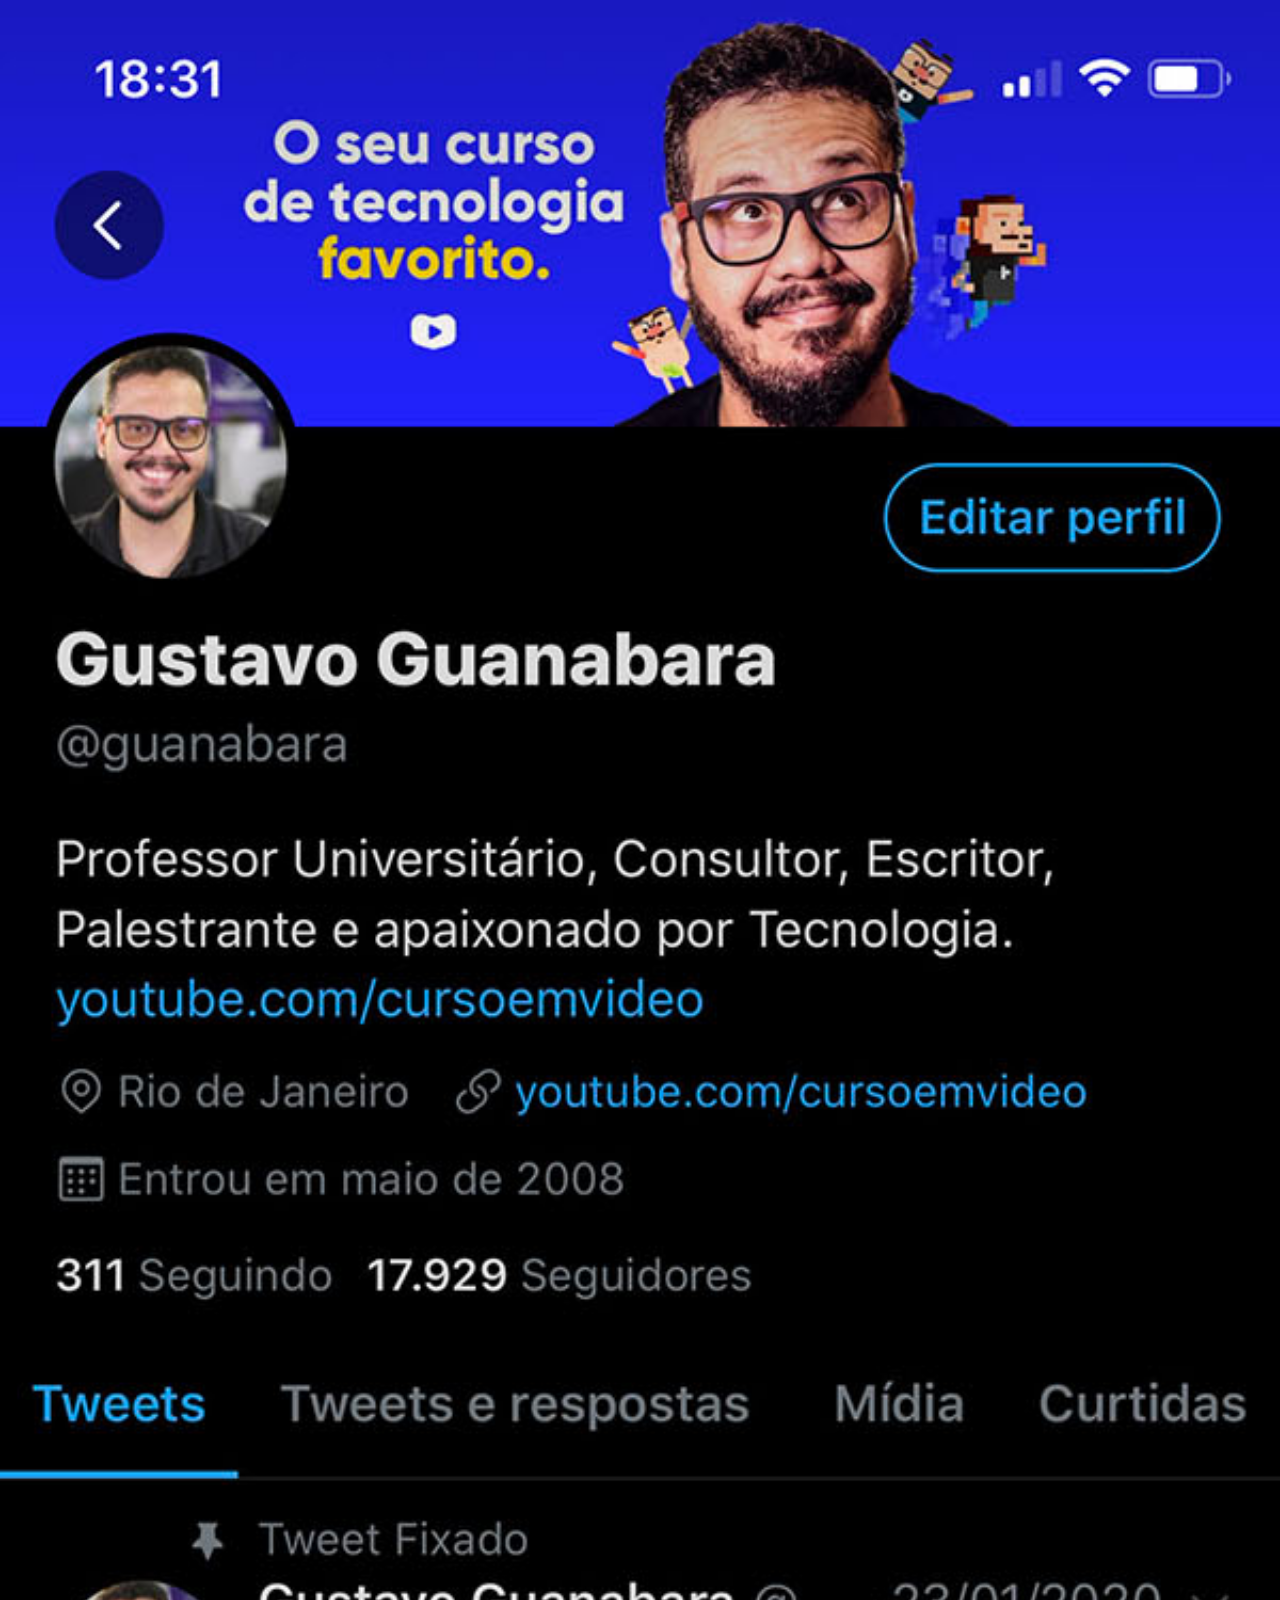
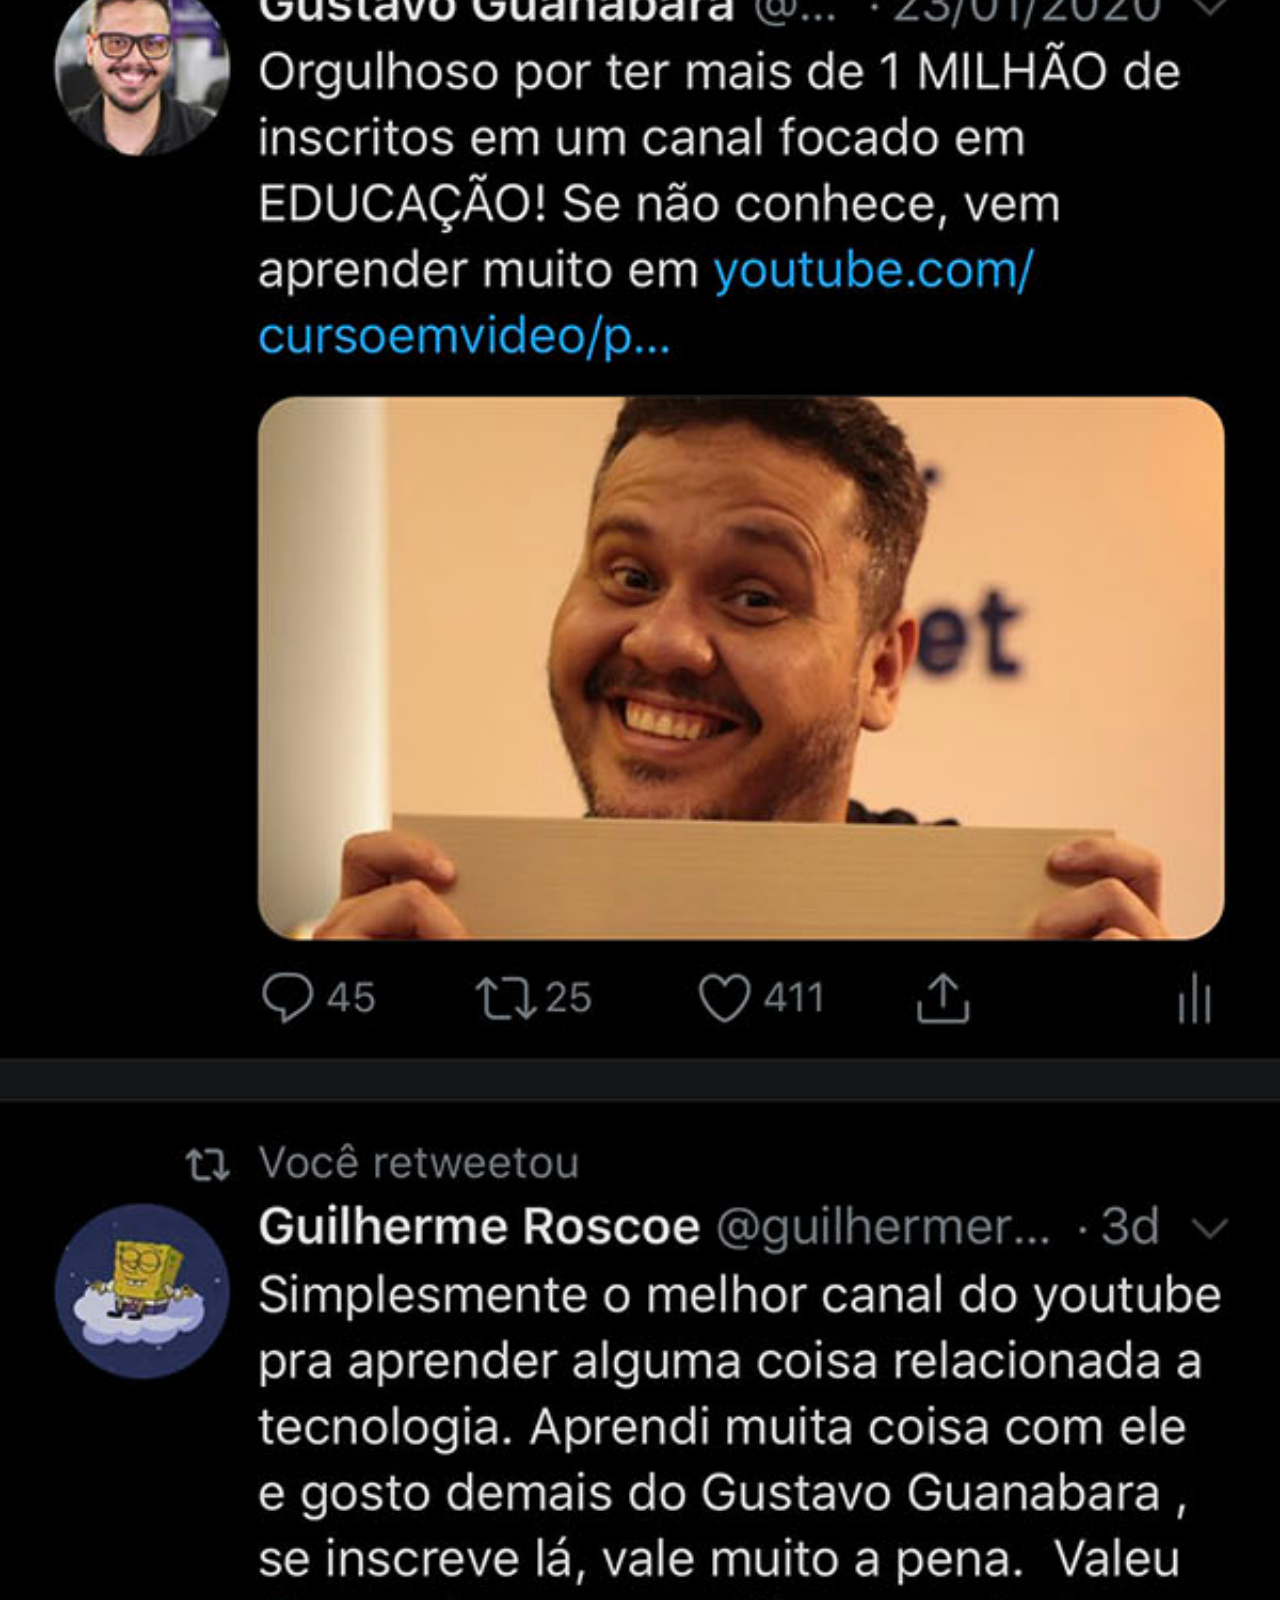
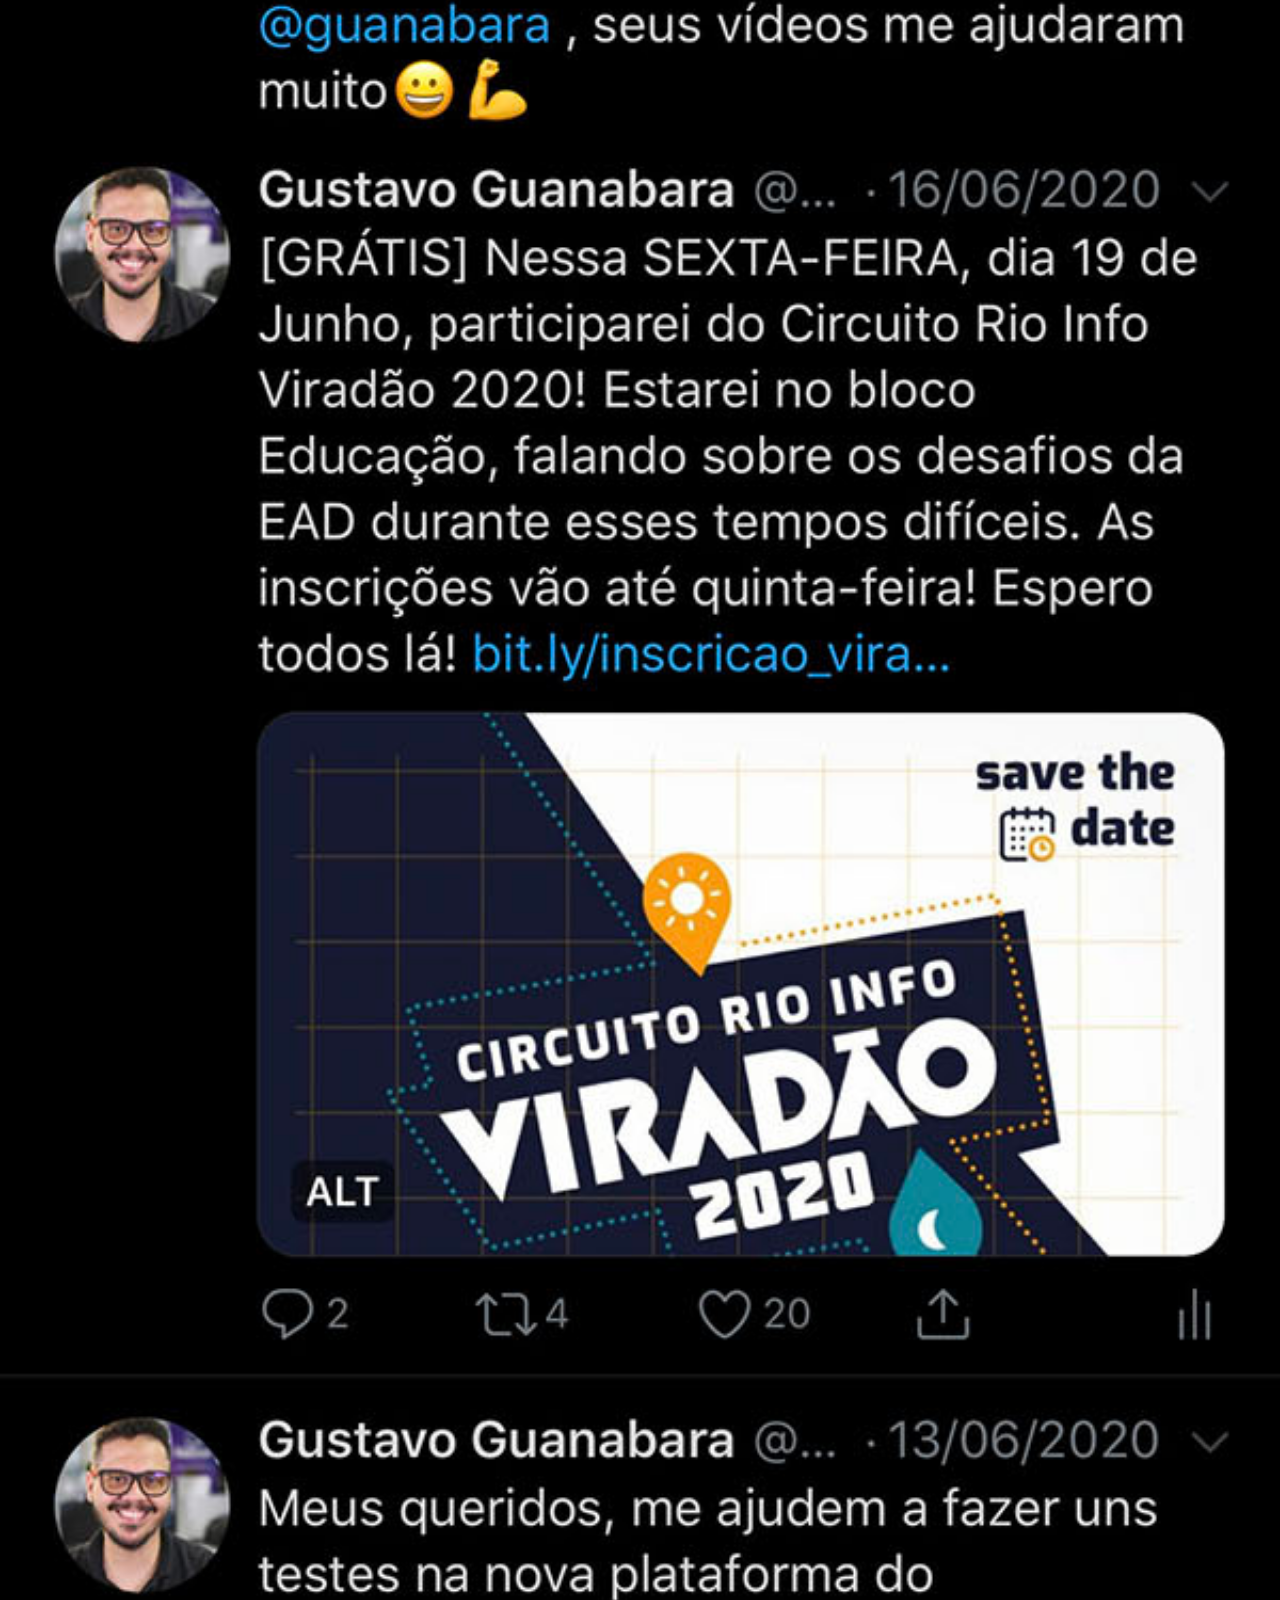
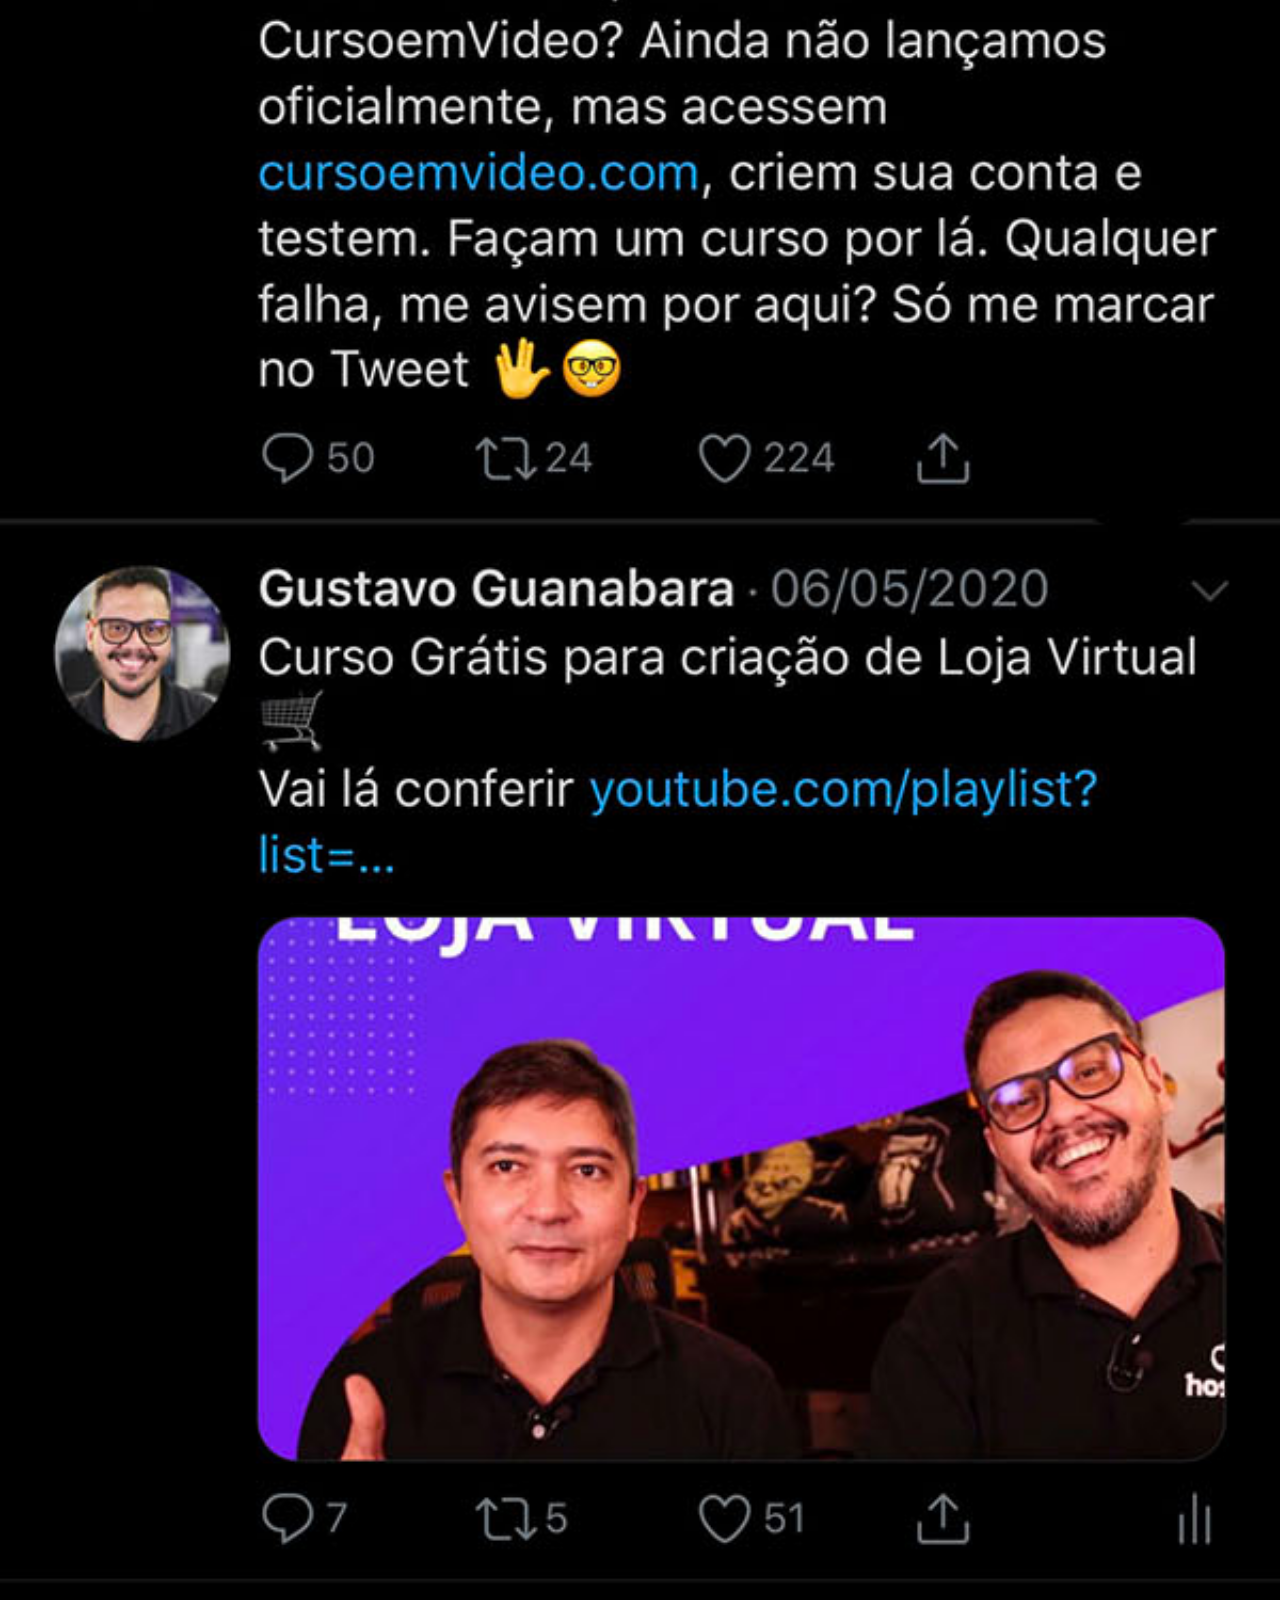
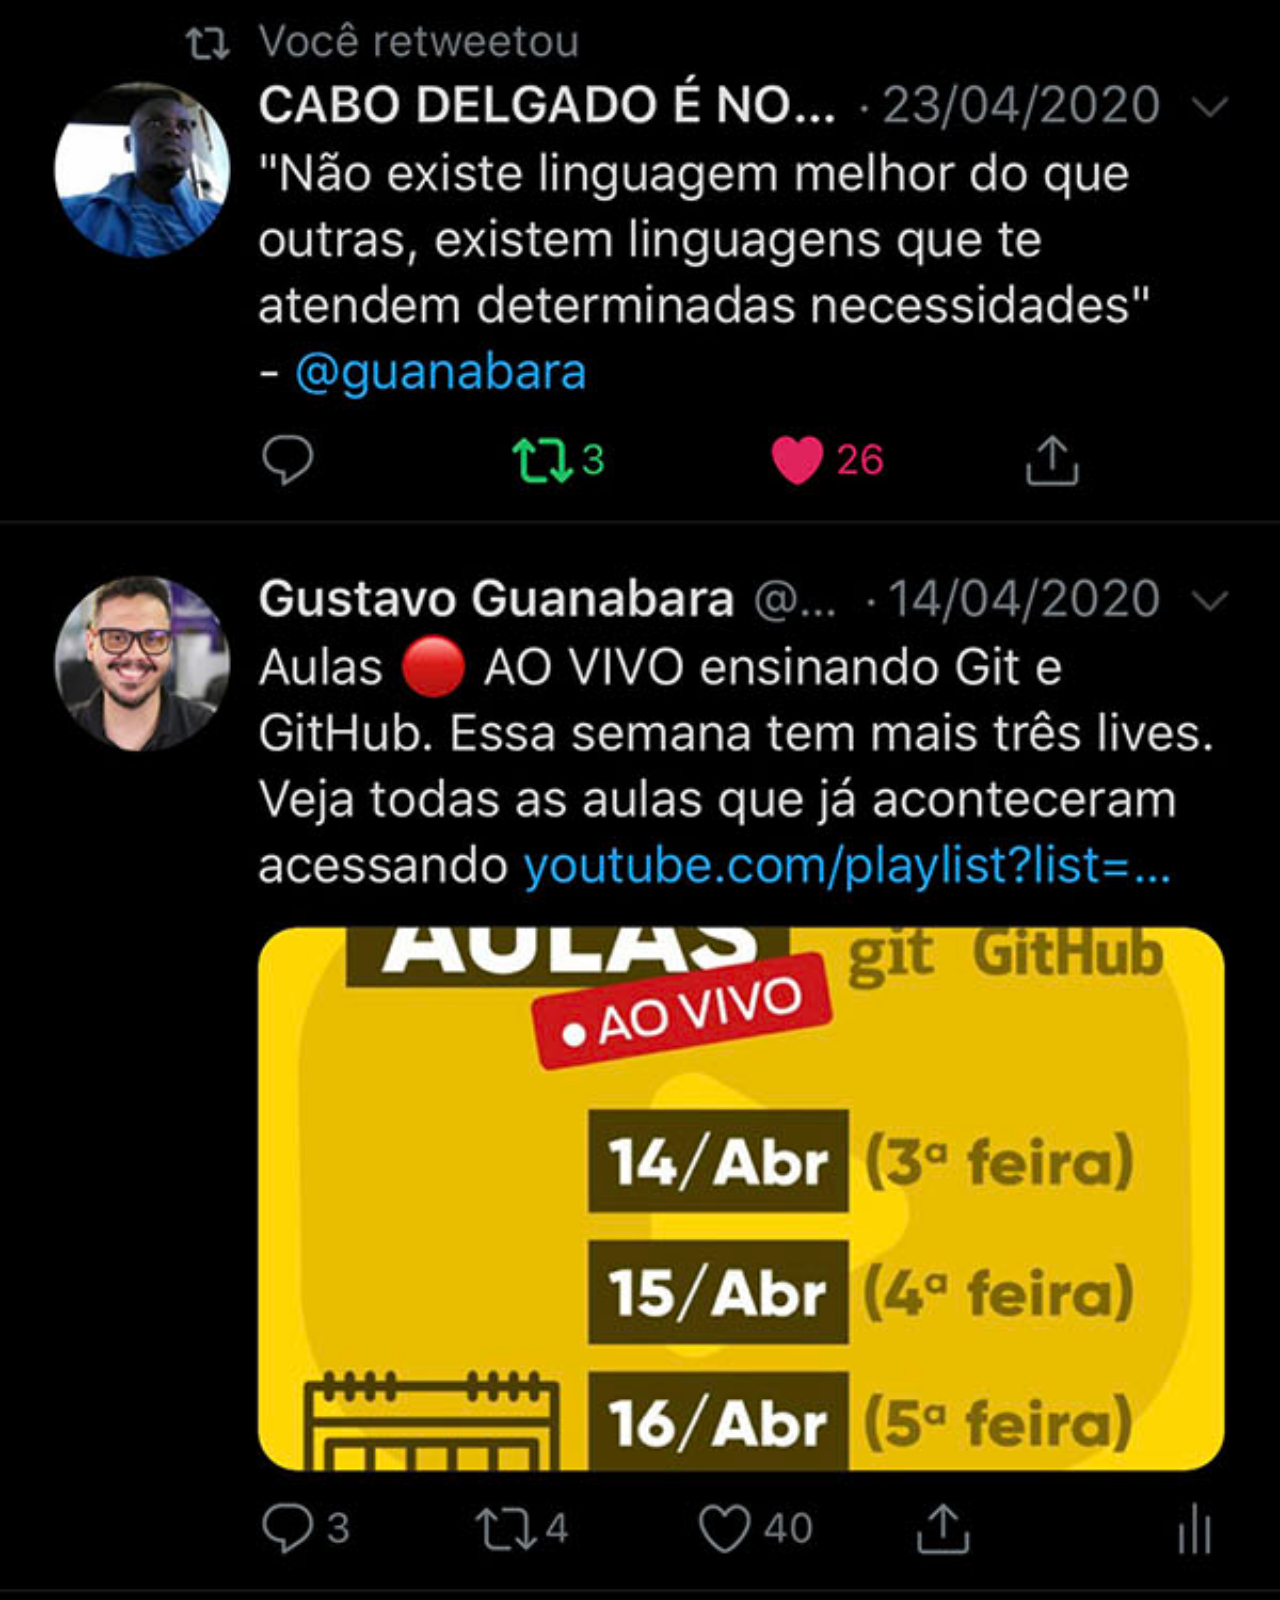
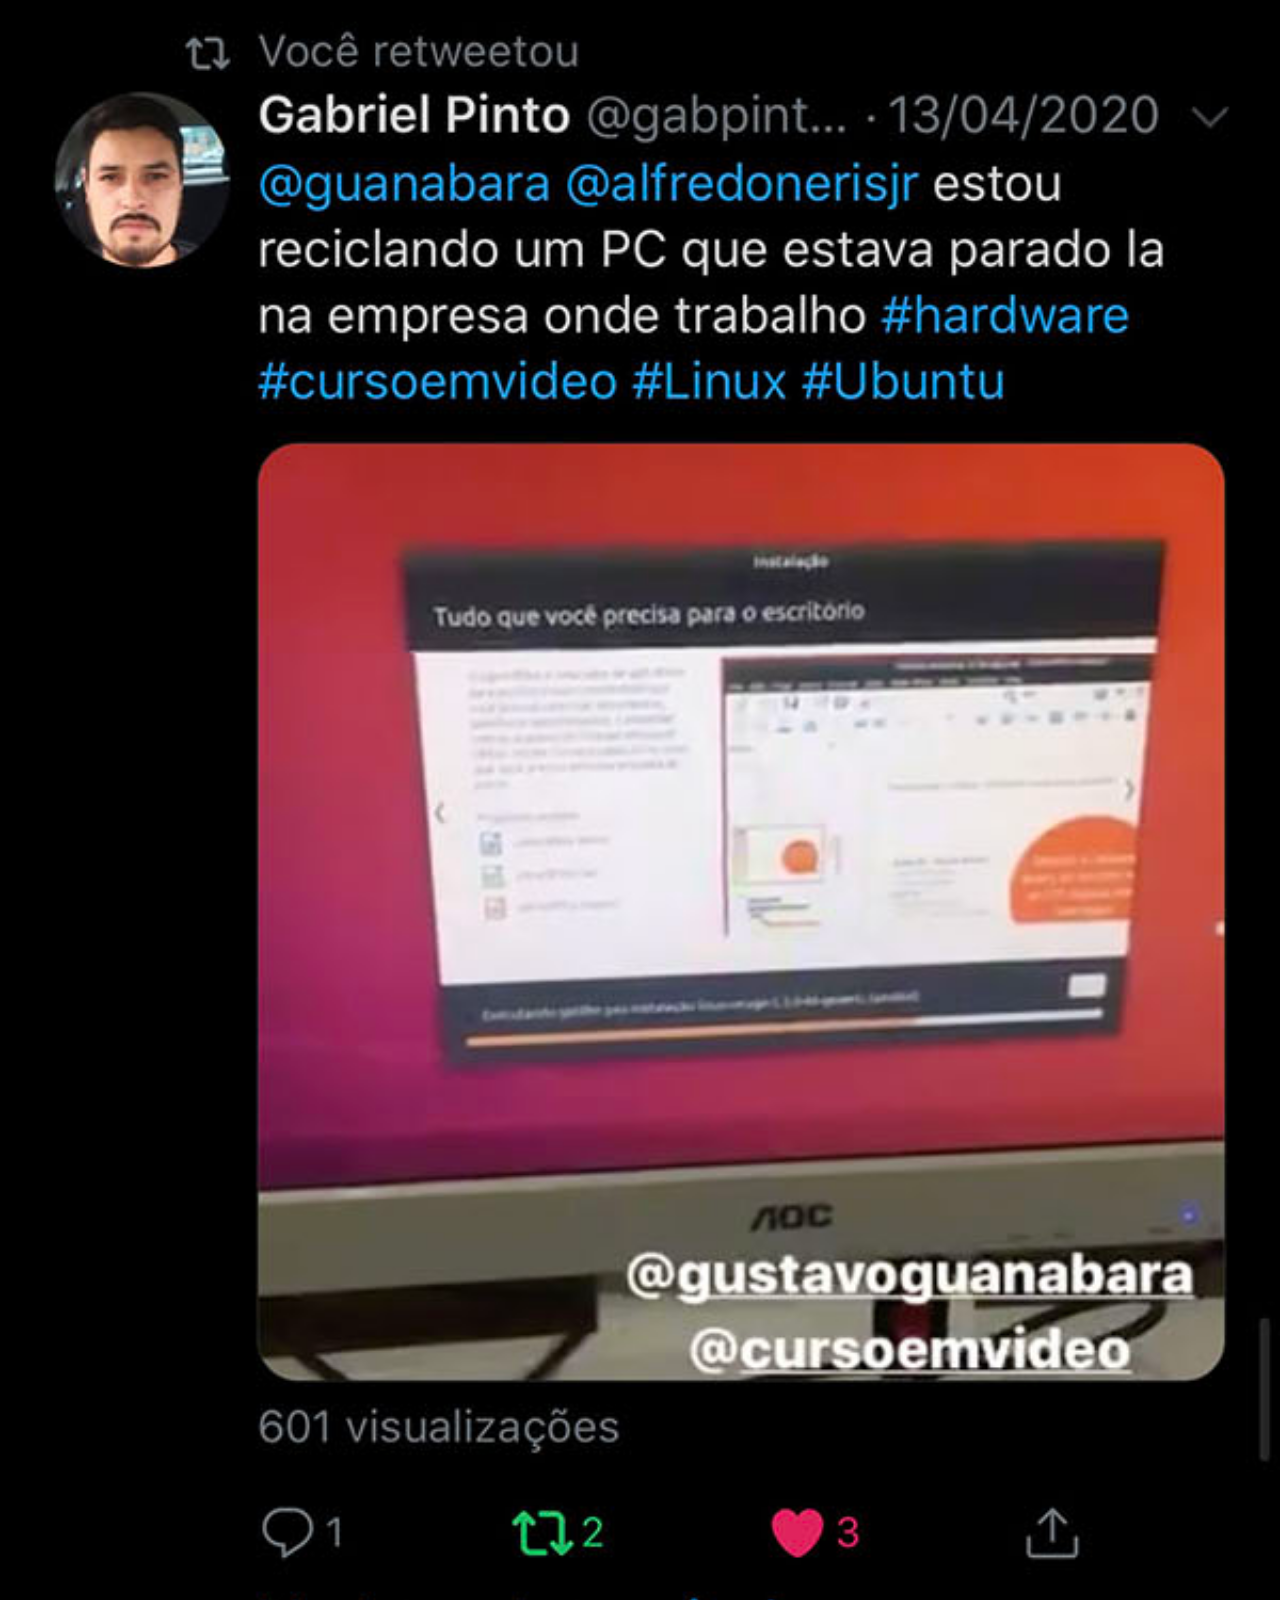
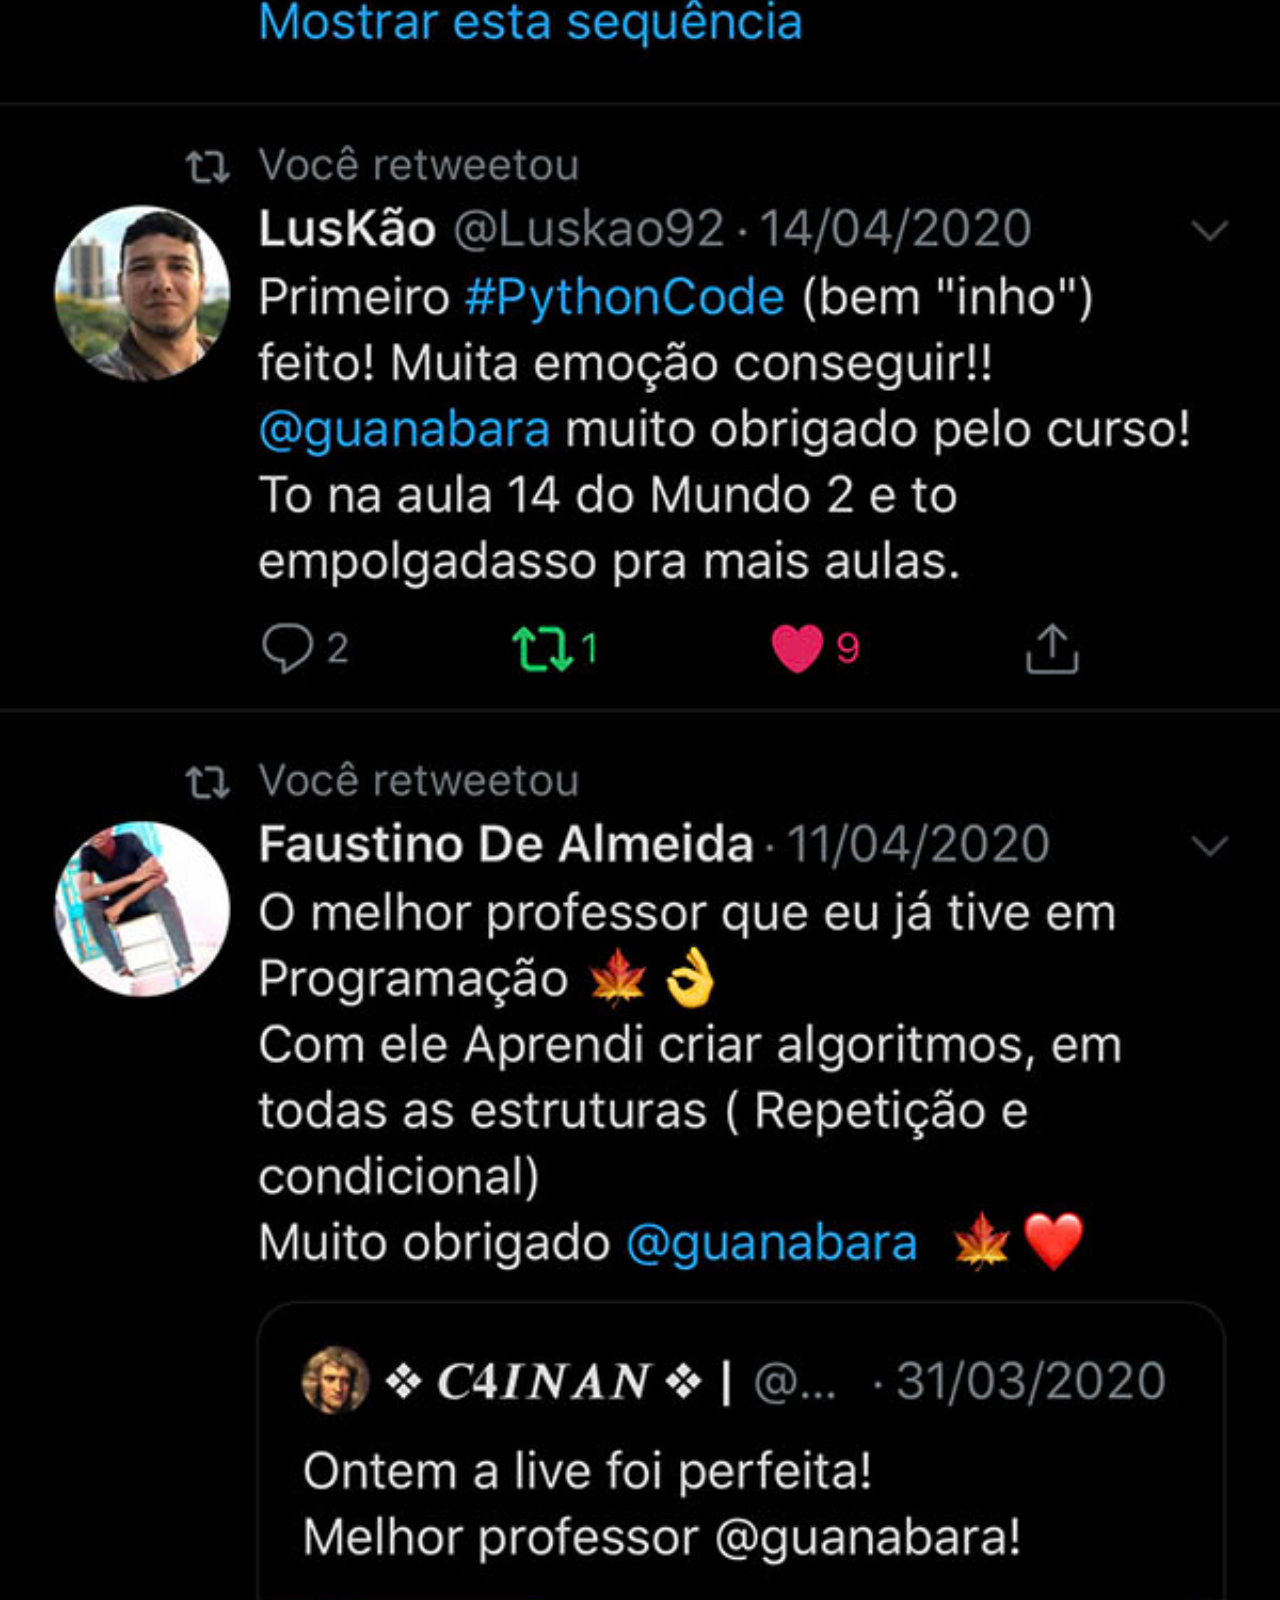
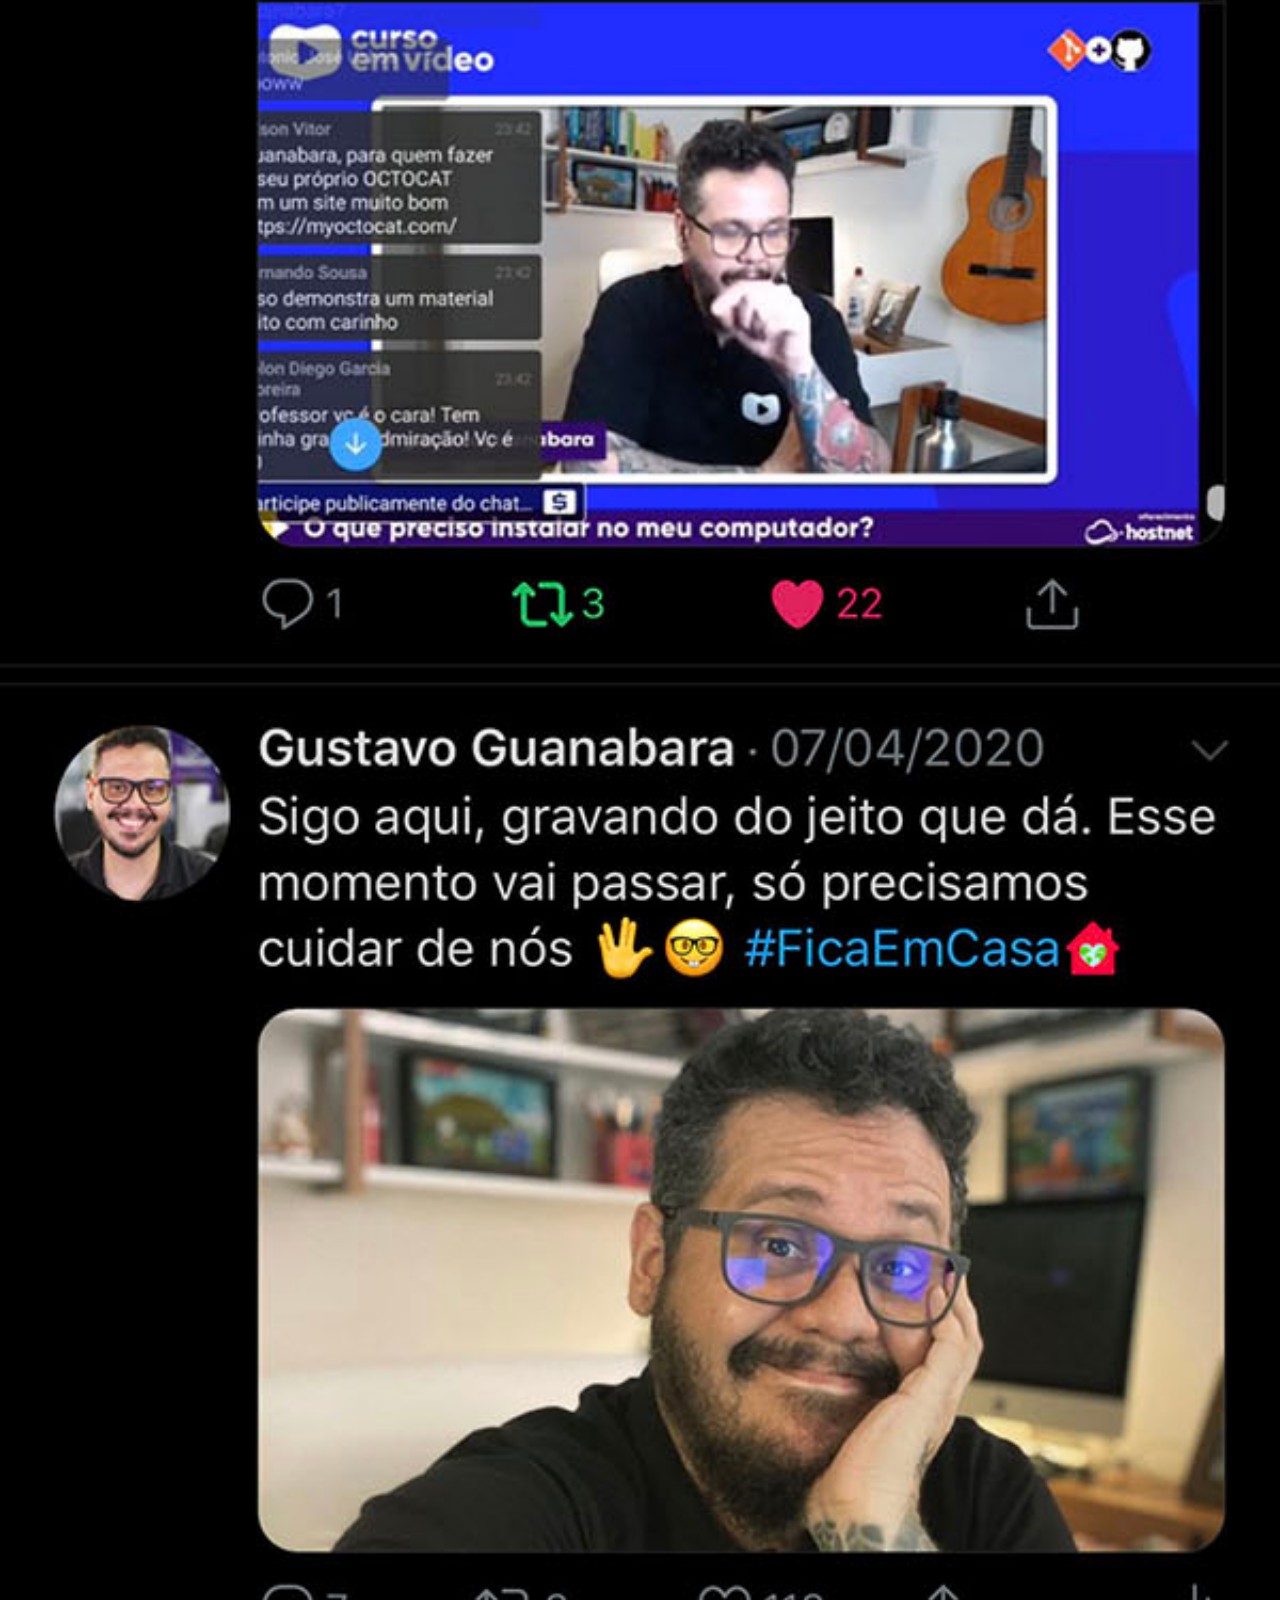
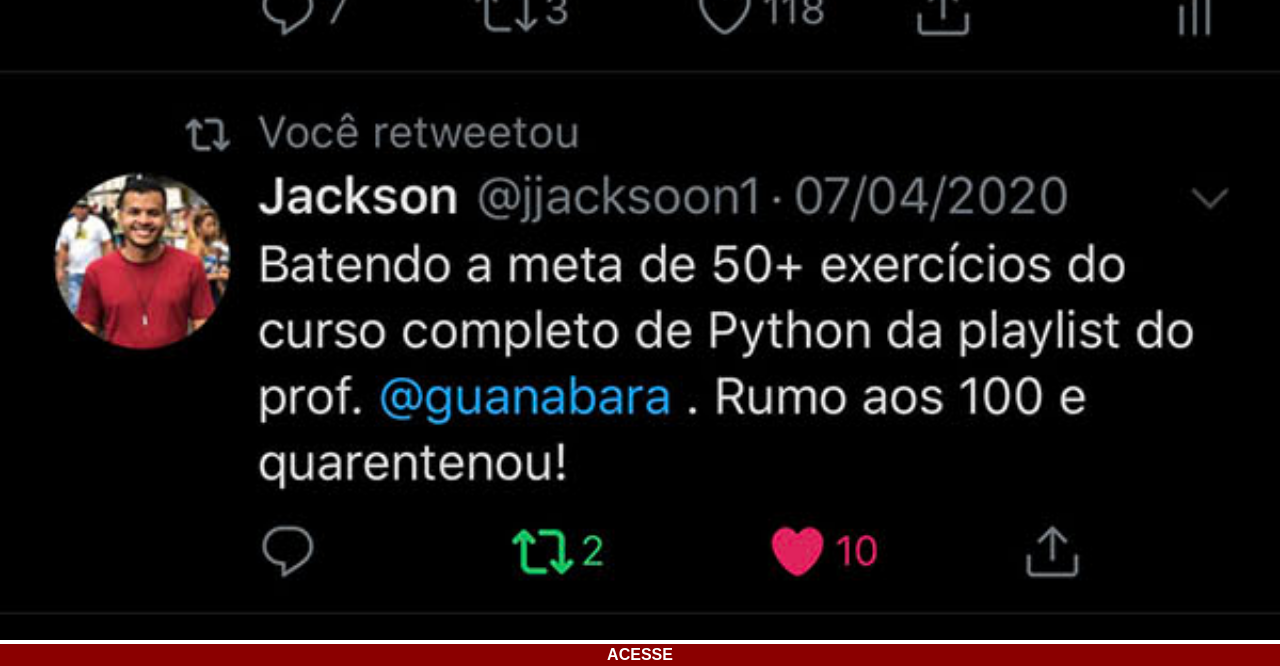
<file: paginas/twitter.html>
<!DOCTYPE html>
<html lang="pt-br">
<head>
    <meta charset="UTF-8">
    <meta name="viewport" content="width=device-width, initial-scale=1.0">
    <title>Facebook</title>
    <link rel="stylesheet" href="estilo/páginas.css">
</head>
<body>
    <img src="/imagens/tela-twitter.jpg" alt="YouTube">
    <a href="https://x.com/guanabara"
       target="_blank">ACESSE</a>
</body>
</html>
</file>
<file: estilo/style.css>
@charset "UTF-8";


* {
    margin: 0;
    padding: 0;
    box-sizing: border-box;
}

body {
    background-image: url(../imagens/fundo-madeira.jpg); /* imagem de fundo do site */
    background-size: cover; /*imagem fica infinita */
    background-repeat: no-repeat top center; /* imagem não repete*/
    background-attachment: fixed;  /* efeito parallax */
}

main {
    position: relative;  /* pai */
    height: 100vh;

}

/* ----------------------------------------------------------
    IPHONE
---------------------------------------------------------- */

#iphone {
    position: absolute; /* filho */
    top: 50%; /* move 50% da altura do pai para baixo */
    left: 50%;  /* move 50% da largura do pai para a direita */
    transform: translate(-50%, -50%); /* não entendi esse */
    
    height: 627px;
    width: 311px;
    background-image: url(../imagens/frame-iphone.png);
}




/* ----------------------------------------------------------
  FRAME
---------------------------------------------------------- */

iframe#tela {
    position: relative;
    top: 296px;
    left: 908px;
    width: 269px;
    height: 471px;
}


/* ----------------------------------------------------------
    ICONES DAS REDES SOCIAIS
---------------------------------------------------------- */

#redes-sociais{ /*configuração para a div do ID? */
    position: absolute; /* filho */
    top: 25%; /* move 25% da altura do pai para a baixo ou cima? */
    left: 95%; /* move 95% da altura do pai para a direita? */

}

#redes-sociais img { /* configurações só para as imagens do ID */
    display: block; /* cada imagem ocupa uma linha */
    padding: 10px; /* espaçamento vertical entre os itens */
    width: 85px; /* tamanho da imagem */
    border-radius: 50%; /* deixar a imagem redondinha */
}

/* ANOTAR
nav#redes-sociais img:hover { 
    border: 2px solid rgba(255, 255, 255, 0.365);
    transform: translate(-3px, -3px); 
    box-shadow: 5px 5px 10px black;
    transition: transform .3s, border 1s;  
}    */
</file>
<file: paginas/estilo/páginas.css>
@charset "UTF-8";

* {
    margin: 0px;
    padding: 0px;
    font-family: Arial, Helvetica, sans-serif;
}

::-webkit-scrollbar {
    width: 0px;
    height: 0px;
}

img {
    width: 100vw;
}

a {
    display: block;
    background-color: darkred;
    color: white;
    padding: 2px;
    text-align: center;
    font-weight: bolder;
    text-decoration: none;
}

a:hover {
    background-color: red;
}
</file>
